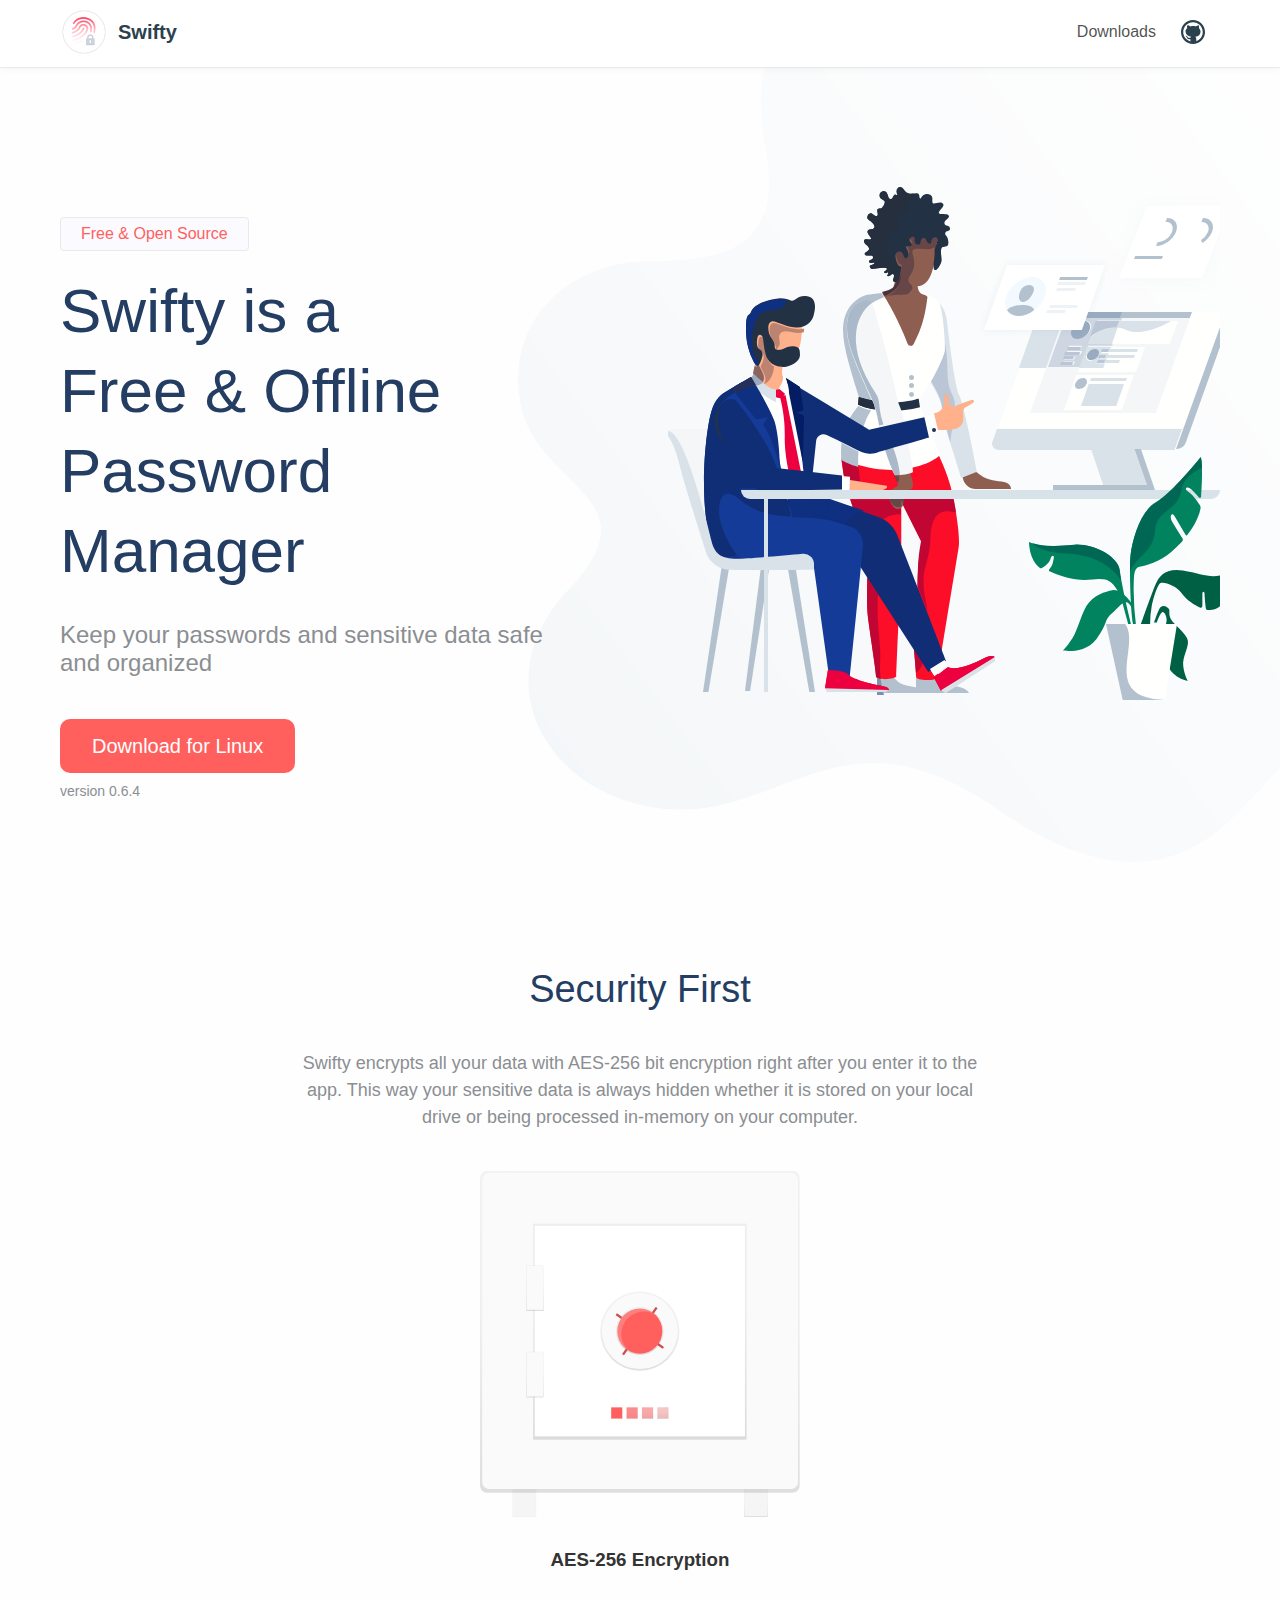
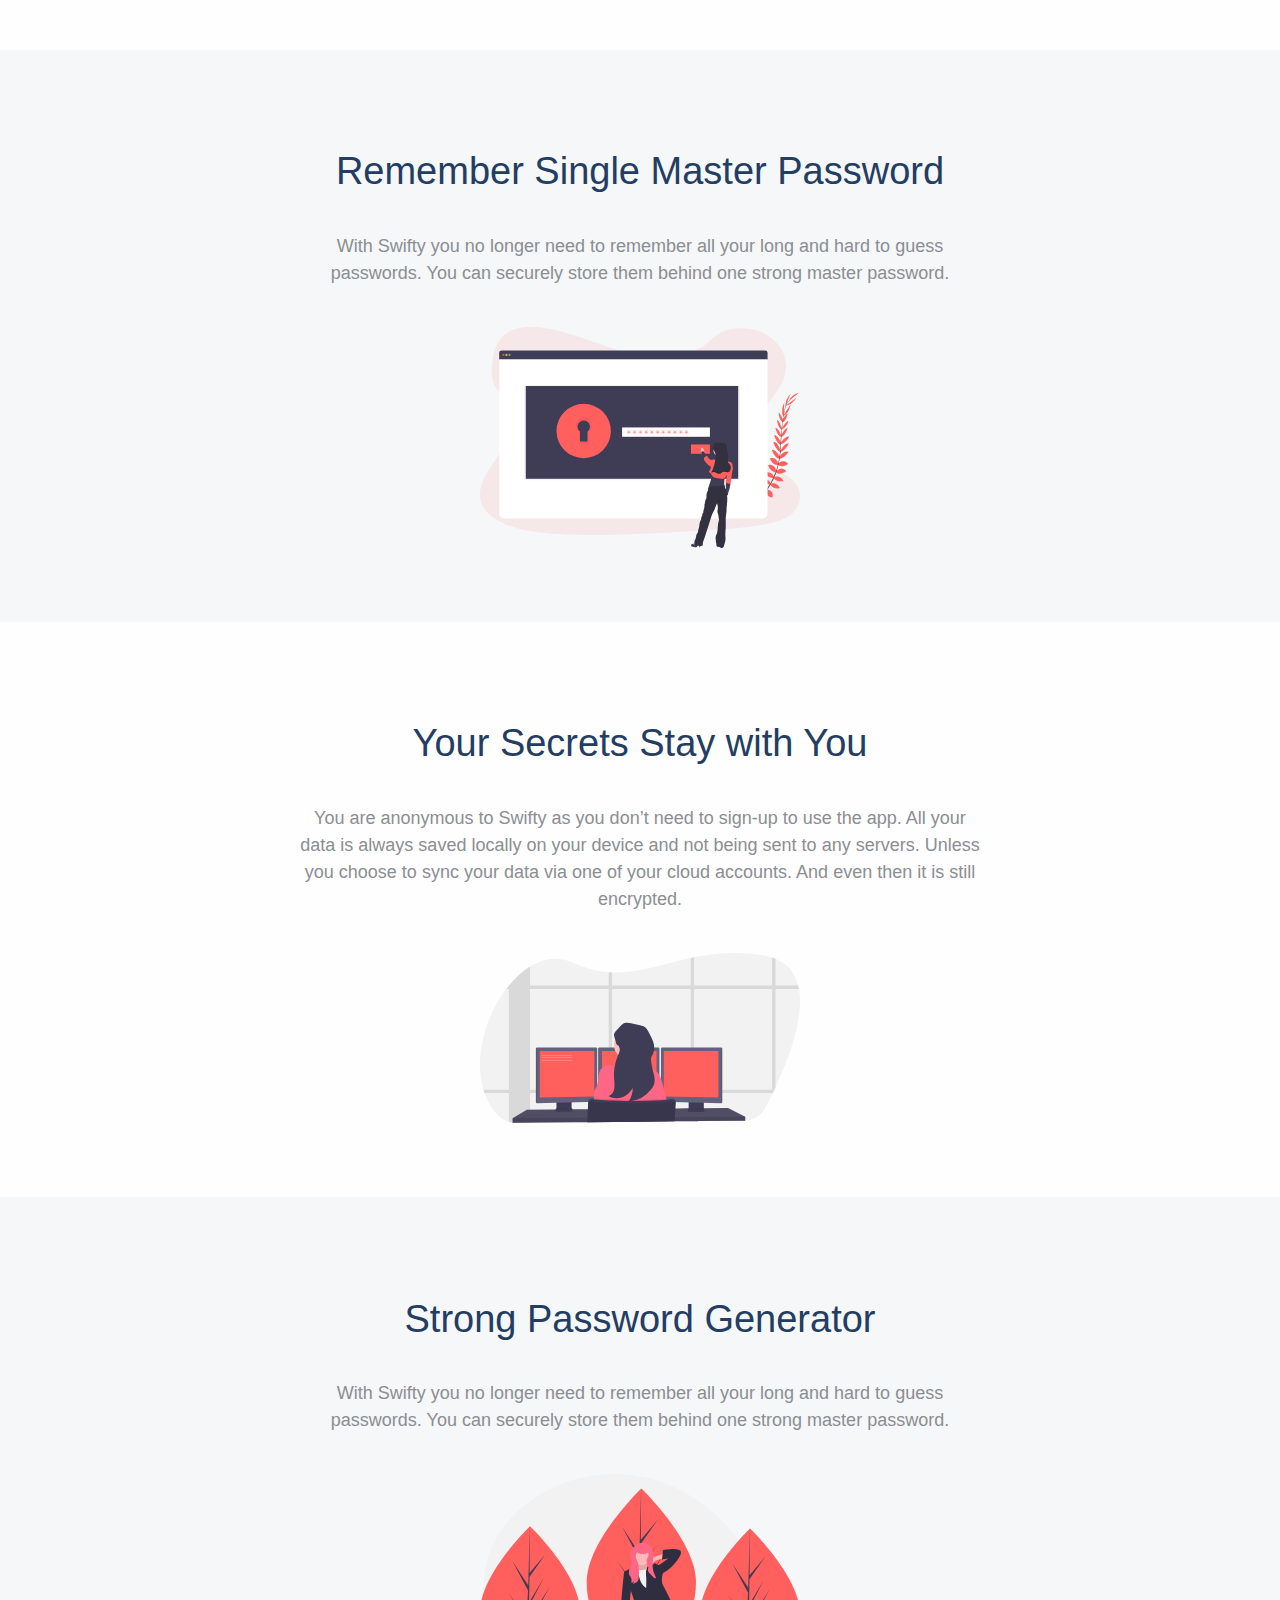
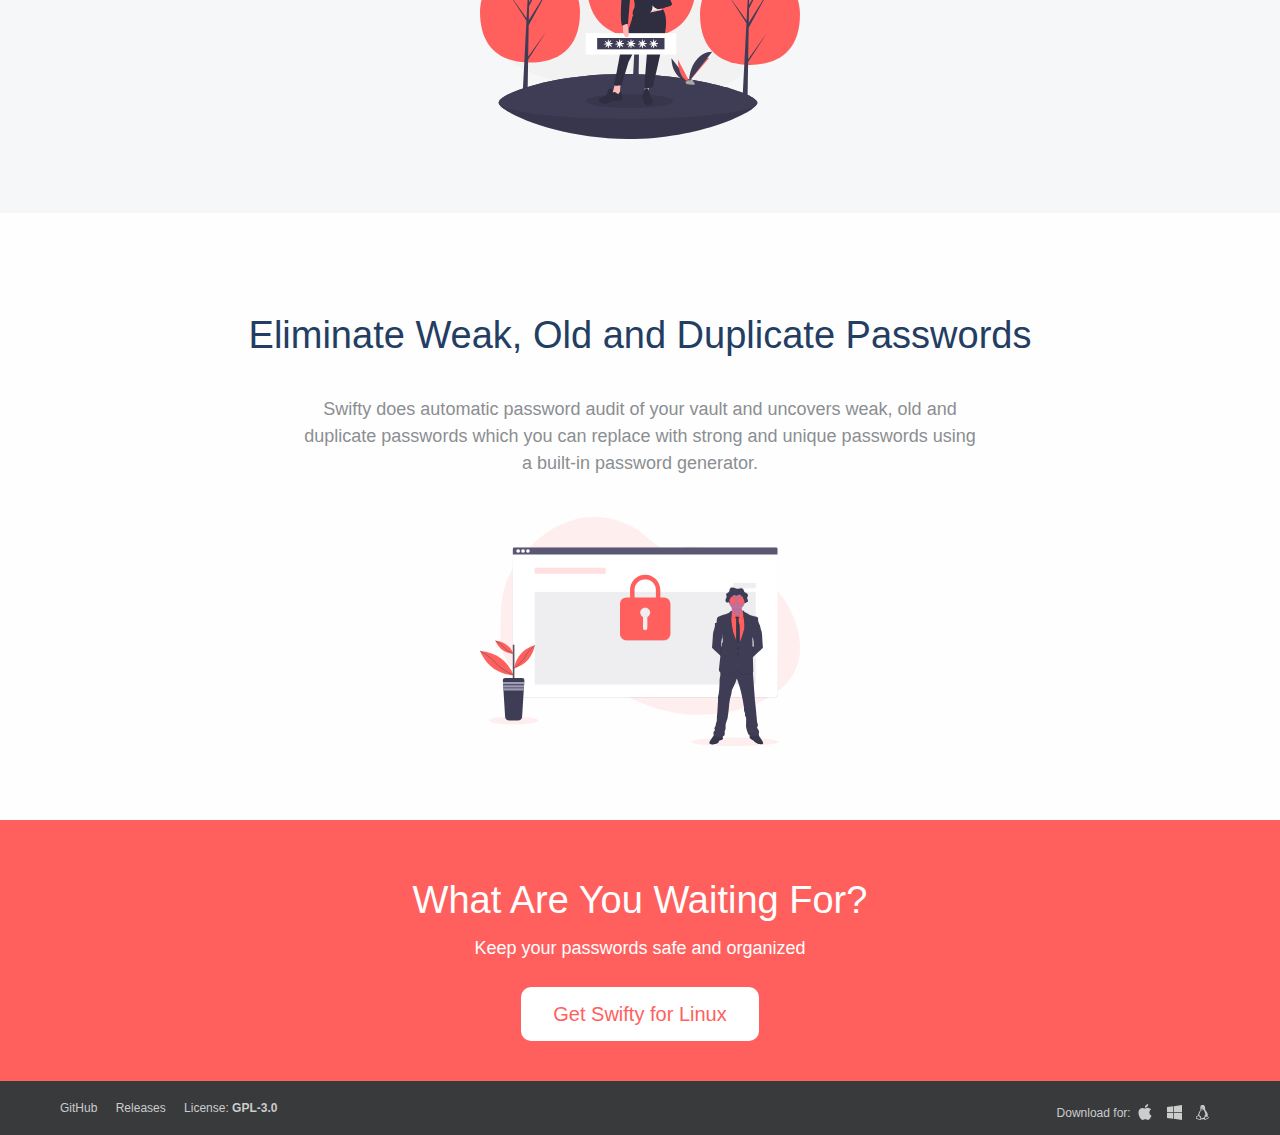
<file: index.html>
<!doctype html>
<html>
  <head>
    <meta charset="utf-8">
    <meta http-equiv="x-ua-compatible" content="ie=edge">
    <meta name="viewport"
          content="width=device-width, initial-scale=1, shrink-to-fit=no">
    <!-- Use the title from a page's frontmatter if it has one -->
    <title>Swifty - Free Password Manager. Keep your Passwords Safe and Organized</title>
<meta name="description" content="Swifty is a Free and Offline Password Manager that allows you to Securely Store your Passwords, Credit Card Info and Other Credentials. Available on MacOS, Windows and Linux." />

    <meta property="og:locale" content="en_US">
    <meta property="og:type" content="website">
    <meta property="og:image" content="https://getswifty.pro/images/twitter-card.jpg">
    <meta property="og:title" content="Password Manager for 21st Century | Swifty">
    <meta property="og:description" content="Free and Offline Password Manager that allows you to securely store your Passwords, Credit Cards, and Other Credentials.">
    <meta property="og:url" content="https://getswifty.pro">
    <meta property="og:site_name" content="Swifty">

    <meta name="twitter:card" content="summary_large_image">
    <meta name="twitter:description" content="Free and Offline Password Manager that allows you to securely store your Passwords, Credit Cards, and Other Credentials.">
    <meta name="twitter:title" content="Password Manager for 21st Century | Swifty">
    <meta name="twitter:site" content="@getSwiftyApp">
    <meta name="twitter:image" content="https://getswifty.pro/images/twitter-card.jpg">
    <meta name="twitter:creator" content="@getSwiftyApp">

    <link href="/stylesheets/site.css" rel="stylesheet" />
    <script src="/javascripts/ua-parser.js"></script>
    <script src="/javascripts/site.js"></script>
    <link rel="apple-touch-icon" sizes="180x180" href="images/apple-icon-180x180.png">
    <link rel="icon" type="image/png" sizes="192x192"  href="images/android-icon-192x192.png">
    <link rel="icon" type="image/png" sizes="32x32" href="images/favicon-32x32.png">
    <link rel="icon" type="image/png" sizes="16x16" href="images/favicon-16x16.png">
    <script type="text/javascript">
  (function(i,s,o,g,r,a,m){i['GoogleAnalyticsObject']=r;i[r]=i[r]||function(){
  (i[r].q=i[r].q||[]).push(arguments)},i[r].l=1*new Date();a=s.createElement(o),
  m=s.getElementsByTagName(o)[0];a.async=1;a.src=g;m.parentNode.insertBefore(a,m)
  })(window,document,'script','//www.google-analytics.com/analytics.js','ga');
  ga('create', 'UA-91455305-7', 'getswifty.pro');
  ga('send', 'pageview');
</script>
  </head>
  <body>
    <div class="header">
      <div class="wrapper">
        <a href="/" class="logo">
          <div class="brand">
            <img src="/images/brand@2x.png" width="48" height="48" alt="Brand@2x" />
          </div>
          <div class="name">Swifty</div>
        </a>
        <div class="menu">
          <a
            href="https://github.com/swiftyapp/swifty"
            onClick="ga('send', 'event', 'Buttons', 'Github_Button_Clicked')"
            class="github-button"
            target="_blank"
          >
            <!-- Generator: Adobe Illustrator 19.0.0, SVG Export Plug-In . SVG Version: 6.00 Build 0)  --><svg xmlns="http://www.w3.org/2000/svg" xmlns:xlink="http://www.w3.org/1999/xlink" version="1.1" id="Layer_1" x="0px" y="0px" viewBox="0 0 291.32 291.32" style="enable-background:new 0 0 291.32 291.32;" xml:space="preserve" width="24px" height="24px">
<g>
	<path style="fill:#2B414D;" d="M145.66,0C65.219,0,0,65.219,0,145.66c0,80.45,65.219,145.66,145.66,145.66   s145.66-65.21,145.66-145.66C291.319,65.219,226.1,0,145.66,0z M186.462,256.625c-0.838-11.398-1.775-25.518-1.83-31.235   c-0.364-4.388-0.838-15.549-11.434-22.677c42.068-3.523,62.087-26.774,63.526-57.499c1.202-17.497-5.754-32.883-18.107-45.3   c0.628-13.282-0.401-29.023-1.256-35.941c-9.486-2.731-31.608,8.949-37.79,13.947c-13.037-5.062-44.945-6.837-64.336,0   c-13.747-9.668-29.396-15.64-37.926-13.974c-7.875,17.452-2.813,33.948-1.275,35.914c-10.142,9.268-24.289,20.675-20.447,44.572   c6.163,35.04,30.816,53.94,70.508,58.564c-8.466,1.73-9.896,8.048-10.606,10.788c-26.656,10.997-34.275-6.791-37.644-11.425   c-11.188-13.847-21.23-9.832-21.849-9.614c-0.601,0.218-1.056,1.092-0.992,1.511c0.564,2.986,6.655,6.018,6.955,6.263   c8.257,6.154,11.316,17.27,13.2,20.438c11.844,19.473,39.374,11.398,39.638,11.562c0.018,1.702-0.191,16.032-0.355,27.184   C64.245,245.992,27.311,200.2,27.311,145.66c0-65.365,52.984-118.348,118.348-118.348S264.008,80.295,264.008,145.66   C264.008,196.668,231.69,239.992,186.462,256.625z"></path>
</g>
<g>
</g>
<g>
</g>
<g>
</g>
<g>
</g>
<g>
</g>
<g>
</g>
<g>
</g>
<g>
</g>
<g>
</g>
<g>
</g>
<g>
</g>
<g>
</g>
<g>
</g>
<g>
</g>
<g>
</g>
</svg>

          </a>
          <a href="/download.html">Downloads</a>
        </div>
      </div>
    </div>
    <div class="hero">
  <div class="wrapper">
    <div class="intro">
      <div class="label">Free & Open Source</div>
      <h1>Swifty is a<br /> Free & Offline Password Manager</h1>
      <h3>Keep your passwords and sensitive data safe and organized</h3>
      <br />
      <a
        href="/download/mac"
        onClick="ga('send', 'event', 'Buttons', 'Download_Button_Clicked')"
        class="button download-button"
        target="_blank"
      >
        Download for <span class="os">Mac OS</span>
      </a>
      <div class="version">
        version 0.6.4
      </div>
    </div>
    <div class="illustration">
      <img src="/images/banner-shape1.svg" alt="Banner shape1" />
      <img src="/images/banner-shape2.svg" alt="Banner shape2" />
      <img src="/images/banner-shape3.svg" alt="Banner shape3" />
    </div>
  </div>
</div>
<div class="section centered">
  <div class="wrapper">
    <h2>Security First</h2>
    <p>Swifty encrypts all your data with AES-256 bit encryption right after you enter it to the app. This way your sensitive data is always hidden whether it is stored on your local drive or being processed in-memory on your computer.</p>
    <img src="/images/vault.svg" width="220" class="feature" alt="Vault" />
    <h3>AES-256 Encryption</h3>
  </div>
</div>
<div class="section shaded centered">
  <div class="wrapper">
    <h2>Remember Single Master Password</h2>
    <p>With Swifty you no longer need to remember all your long and hard to guess passwords. You can securely store them behind one strong master password. </p>
    <img src="/images/master-password.svg" width="320" class="feature" alt="Master password" />
  </div>
</div>
<div class="section centered">
  <div class="wrapper">
    <h2>Your Secrets Stay with You</h2>
    <p>You are anonymous to Swifty as you don’t need to sign-up to use the app. All your data is always saved locally on your device and not being sent to any servers. Unless you choose to sync your data via one of your cloud accounts. And even then it is still encrypted. </p>
    <img src="/images/secrets.svg" width="320" class="feature" alt="Secrets" />
  </div>
</div>
<div class="section shaded centered">
  <div class="wrapper">
    <h2>Strong Password Generator</h2>
    <p>With Swifty you no longer need to remember all your long and hard to guess passwords. You can securely store them behind one strong master password. </p>
    <img src="/images/generator.svg" width="320" class="feature" alt="Generator" />
  </div>
</div>
<div class="section centered">
  <div class="wrapper">
    <h2>Eliminate Weak, Old and Duplicate Passwords</h2>
    <p>Swifty does automatic password audit of your vault and uncovers weak, old and duplicate passwords which you can replace with strong and unique passwords using a built-in password generator.</p>
    <img src="/images/strong-passwords.svg" width="320" class="feature" alt="Strong passwords" />
  </div>
</div>
<div class="section highlighted centered">
  <h2>What Are You Waiting For?</h2>
  <p>Keep your passwords safe and organized</p>
  <a
    href="/download/mac"
    onClick="ga('send', 'event', 'Buttons', 'Download_Button_Clicked')"
    class="button download-button"
    target="_blank"
  >
    Get Swifty for <span class="os">Mac OS</span>
  </a>
</div>

    <div class="footer">
      <div class="wrapper">
        <a href="https://github.com/swiftyapp/swifty">GitHub</a>
        <a href="https://github.com/swiftyapp/swifty/releases">Releases</a>
        <span>License: <a href="https://github.com/swiftyapp/swifty/blob/master/LICENSE"><strong>GPL-3.0</strong></a></span>
        <div class="download-links">
          Download for:&nbsp;
          <a href="/download/mac">
            <!-- Generator: Adobe Illustrator 18.1.1, SVG Export Plug-In . SVG Version: 6.00 Build 0)  --><svg xmlns="http://www.w3.org/2000/svg" xmlns:xlink="http://www.w3.org/1999/xlink" version="1.1" id="Capa_1" x="0px" y="0px" viewBox="0 0 22.773 22.773" style="enable-background:new 0 0 22.773 22.773;" xml:space="preserve" width="16px" height="16px">
<g>
	<g>
		<path d="M15.769,0c0.053,0,0.106,0,0.162,0c0.13,1.606-0.483,2.806-1.228,3.675c-0.731,0.863-1.732,1.7-3.351,1.573    c-0.108-1.583,0.506-2.694,1.25-3.561C13.292,0.879,14.557,0.16,15.769,0z"></path>
		<path d="M20.67,16.716c0,0.016,0,0.03,0,0.045c-0.455,1.378-1.104,2.559-1.896,3.655c-0.723,0.995-1.609,2.334-3.191,2.334    c-1.367,0-2.275-0.879-3.676-0.903c-1.482-0.024-2.297,0.735-3.652,0.926c-0.155,0-0.31,0-0.462,0    c-0.995-0.144-1.798-0.932-2.383-1.642c-1.725-2.098-3.058-4.808-3.306-8.276c0-0.34,0-0.679,0-1.019    c0.105-2.482,1.311-4.5,2.914-5.478c0.846-0.52,2.009-0.963,3.304-0.765c0.555,0.086,1.122,0.276,1.619,0.464    c0.471,0.181,1.06,0.502,1.618,0.485c0.378-0.011,0.754-0.208,1.135-0.347c1.116-0.403,2.21-0.865,3.652-0.648    c1.733,0.262,2.963,1.032,3.723,2.22c-1.466,0.933-2.625,2.339-2.427,4.74C17.818,14.688,19.086,15.964,20.67,16.716z"></path>
	</g>
	<g>
	</g>
	<g>
	</g>
	<g>
	</g>
	<g>
	</g>
	<g>
	</g>
	<g>
	</g>
	<g>
	</g>
	<g>
	</g>
	<g>
	</g>
	<g>
	</g>
	<g>
	</g>
	<g>
	</g>
	<g>
	</g>
	<g>
	</g>
	<g>
	</g>
</g>
<g>
</g>
<g>
</g>
<g>
</g>
<g>
</g>
<g>
</g>
<g>
</g>
<g>
</g>
<g>
</g>
<g>
</g>
<g>
</g>
<g>
</g>
<g>
</g>
<g>
</g>
<g>
</g>
<g>
</g>
</svg>

          </a>
          <a href="/download/win">
            <!DOCTYPE svg PUBLIC "-//W3C//DTD SVG 1.1//EN" "http://www.w3.org/Graphics/SVG/1.1/DTD/svg11.dtd">
<!-- Generator: Adobe Illustrator 16.0.0, SVG Export Plug-In . SVG Version: 6.00 Build 0)  --><svg xmlns="http://www.w3.org/2000/svg" xmlns:xlink="http://www.w3.org/1999/xlink" version="1.1" id="Capa_1" x="0px" y="0px" width="15px" height="15px" viewBox="0 0 475.082 475.082" style="enable-background:new 0 0 475.082 475.082;" xml:space="preserve">
<g>
	<g>
		<polygon points="0,409.705 194.716,436.541 194.716,250.677 0,250.677   "></polygon>
		<polygon points="0,226.692 194.716,226.692 194.716,38.544 0,65.38   "></polygon>
		<polygon points="216.129,439.398 475.082,475.082 475.082,250.677 475.082,250.674 216.129,250.674   "></polygon>
		<polygon points="216.132,35.688 216.132,226.692 475.082,226.692 475.082,0   "></polygon>
	</g>
</g>
<g>
</g>
<g>
</g>
<g>
</g>
<g>
</g>
<g>
</g>
<g>
</g>
<g>
</g>
<g>
</g>
<g>
</g>
<g>
</g>
<g>
</g>
<g>
</g>
<g>
</g>
<g>
</g>
<g>
</g>
</svg>

          </a>
          <a href="/download/deb">
            <!-- Generator: Adobe Illustrator 19.0.0, SVG Export Plug-In . SVG Version: 6.00 Build 0)  --><svg xmlns="http://www.w3.org/2000/svg" xmlns:xlink="http://www.w3.org/1999/xlink" version="1.1" id="Layer_1" x="0px" y="0px" viewBox="0 0 304.998 304.998" style="enable-background:new 0 0 304.998 304.998;" xml:space="preserve" width="15px" height="15px">
<g id="XMLID_91_">
	<path id="XMLID_92_" d="M274.659,244.888c-8.944-3.663-12.77-8.524-12.4-15.777c0.381-8.466-4.422-14.667-6.703-17.117   c1.378-5.264,5.405-23.474,0.004-39.291c-5.804-16.93-23.524-42.787-41.808-68.204c-7.485-10.438-7.839-21.784-8.248-34.922   c-0.392-12.531-0.834-26.735-7.822-42.525C190.084,9.859,174.838,0,155.851,0c-11.295,0-22.889,3.53-31.811,9.684   c-18.27,12.609-15.855,40.1-14.257,58.291c0.219,2.491,0.425,4.844,0.545,6.853c1.064,17.816,0.096,27.206-1.17,30.06   c-0.819,1.865-4.851,7.173-9.118,12.793c-4.413,5.812-9.416,12.4-13.517,18.539c-4.893,7.387-8.843,18.678-12.663,29.597   c-2.795,7.99-5.435,15.537-8.005,20.047c-4.871,8.676-3.659,16.766-2.647,20.505c-1.844,1.281-4.508,3.803-6.757,8.557   c-2.718,5.8-8.233,8.917-19.701,11.122c-5.27,1.078-8.904,3.294-10.804,6.586c-2.765,4.791-1.259,10.811,0.115,14.925   c2.03,6.048,0.765,9.876-1.535,16.826c-0.53,1.604-1.131,3.42-1.74,5.423c-0.959,3.161-0.613,6.035,1.026,8.542   c4.331,6.621,16.969,8.956,29.979,10.492c7.768,0.922,16.27,4.029,24.493,7.035c8.057,2.944,16.388,5.989,23.961,6.913   c1.151,0.145,2.291,0.218,3.39,0.218c11.434,0,16.6-7.587,18.238-10.704c4.107-0.838,18.272-3.522,32.871-3.882   c14.576-0.416,28.679,2.462,32.674,3.357c1.256,2.404,4.567,7.895,9.845,10.724c2.901,1.586,6.938,2.495,11.073,2.495   c0.001,0,0,0,0.001,0c4.416,0,12.817-1.044,19.466-8.039c6.632-7.028,23.202-16,35.302-22.551c2.7-1.462,5.226-2.83,7.441-4.065   c6.797-3.768,10.506-9.152,10.175-14.771C282.445,250.905,279.356,246.811,274.659,244.888z M124.189,243.535   c-0.846-5.96-8.513-11.871-17.392-18.715c-7.26-5.597-15.489-11.94-17.756-17.312c-4.685-11.082-0.992-30.568,5.447-40.602   c3.182-5.024,5.781-12.643,8.295-20.011c2.714-7.956,5.521-16.182,8.66-19.783c4.971-5.622,9.565-16.561,10.379-25.182   c4.655,4.444,11.876,10.083,18.547,10.083c1.027,0,2.024-0.134,2.977-0.403c4.564-1.318,11.277-5.197,17.769-8.947   c5.597-3.234,12.499-7.222,15.096-7.585c4.453,6.394,30.328,63.655,32.972,82.044c2.092,14.55-0.118,26.578-1.229,31.289   c-0.894-0.122-1.96-0.221-3.08-0.221c-7.207,0-9.115,3.934-9.612,6.283c-1.278,6.103-1.413,25.618-1.427,30.003   c-2.606,3.311-15.785,18.903-34.706,21.706c-7.707,1.12-14.904,1.688-21.39,1.688c-5.544,0-9.082-0.428-10.551-0.651l-9.508-10.879   C121.429,254.489,125.177,250.583,124.189,243.535z M136.254,64.149c-0.297,0.128-0.589,0.265-0.876,0.411   c-0.029-0.644-0.096-1.297-0.199-1.952c-1.038-5.975-5-10.312-9.419-10.312c-0.327,0-0.656,0.025-1.017,0.08   c-2.629,0.438-4.691,2.413-5.821,5.213c0.991-6.144,4.472-10.693,8.602-10.693c4.85,0,8.947,6.536,8.947,14.272   C136.471,62.143,136.4,63.113,136.254,64.149z M173.94,68.756c0.444-1.414,0.684-2.944,0.684-4.532   c0-7.014-4.45-12.509-10.131-12.509c-5.552,0-10.069,5.611-10.069,12.509c0,0.47,0.023,0.941,0.067,1.411   c-0.294-0.113-0.581-0.223-0.861-0.329c-0.639-1.935-0.962-3.954-0.962-6.015c0-8.387,5.36-15.211,11.95-15.211   c6.589,0,11.95,6.824,11.95,15.211C176.568,62.78,175.605,66.11,173.94,68.756z M169.081,85.08   c-0.095,0.424-0.297,0.612-2.531,1.774c-1.128,0.587-2.532,1.318-4.289,2.388l-1.174,0.711c-4.718,2.86-15.765,9.559-18.764,9.952   c-2.037,0.274-3.297-0.516-6.13-2.441c-0.639-0.435-1.319-0.897-2.044-1.362c-5.107-3.351-8.392-7.042-8.763-8.485   c1.665-1.287,5.792-4.508,7.905-6.415c4.289-3.988,8.605-6.668,10.741-6.668c0.113,0,0.215,0.008,0.321,0.028   c2.51,0.443,8.701,2.914,13.223,4.718c2.09,0.834,3.895,1.554,5.165,2.01C166.742,82.664,168.828,84.422,169.081,85.08z    M205.028,271.45c2.257-10.181,4.857-24.031,4.436-32.196c-0.097-1.855-0.261-3.874-0.42-5.826   c-0.297-3.65-0.738-9.075-0.283-10.684c0.09-0.042,0.19-0.078,0.301-0.109c0.019,4.668,1.033,13.979,8.479,17.226   c2.219,0.968,4.755,1.458,7.537,1.458c7.459,0,15.735-3.659,19.125-7.049c1.996-1.996,3.675-4.438,4.851-6.372   c0.257,0.753,0.415,1.737,0.332,3.005c-0.443,6.885,2.903,16.019,9.271,19.385l0.927,0.487c2.268,1.19,8.292,4.353,8.389,5.853   c-0.001,0.001-0.051,0.177-0.387,0.489c-1.509,1.379-6.82,4.091-11.956,6.714c-9.111,4.652-19.438,9.925-24.076,14.803   c-6.53,6.872-13.916,11.488-18.376,11.488c-0.537,0-1.026-0.068-1.461-0.206C206.873,288.406,202.886,281.417,205.028,271.45z    M39.917,245.477c-0.494-2.312-0.884-4.137-0.465-5.905c0.304-1.31,6.771-2.714,9.533-3.313c3.883-0.843,7.899-1.714,10.525-3.308   c3.551-2.151,5.474-6.118,7.17-9.618c1.228-2.531,2.496-5.148,4.005-6.007c0.085-0.05,0.215-0.108,0.463-0.108   c2.827,0,8.759,5.943,12.177,11.262c0.867,1.341,2.473,4.028,4.331,7.139c5.557,9.298,13.166,22.033,17.14,26.301   c3.581,3.837,9.378,11.214,7.952,17.541c-1.044,4.909-6.602,8.901-7.913,9.784c-0.476,0.108-1.065,0.163-1.758,0.163   c-7.606,0-22.662-6.328-30.751-9.728l-1.197-0.503c-4.517-1.894-11.891-3.087-19.022-4.241c-5.674-0.919-13.444-2.176-14.732-3.312   c-1.044-1.171,0.167-4.978,1.235-8.337c0.769-2.414,1.563-4.91,1.998-7.523C41.225,251.596,40.499,248.203,39.917,245.477z"></path>
</g>
<g>
</g>
<g>
</g>
<g>
</g>
<g>
</g>
<g>
</g>
<g>
</g>
<g>
</g>
<g>
</g>
<g>
</g>
<g>
</g>
<g>
</g>
<g>
</g>
<g>
</g>
<g>
</g>
<g>
</g>
</svg>

          </a>
        </div>
      </div>
    </div>
  </body>
</html>
</file>
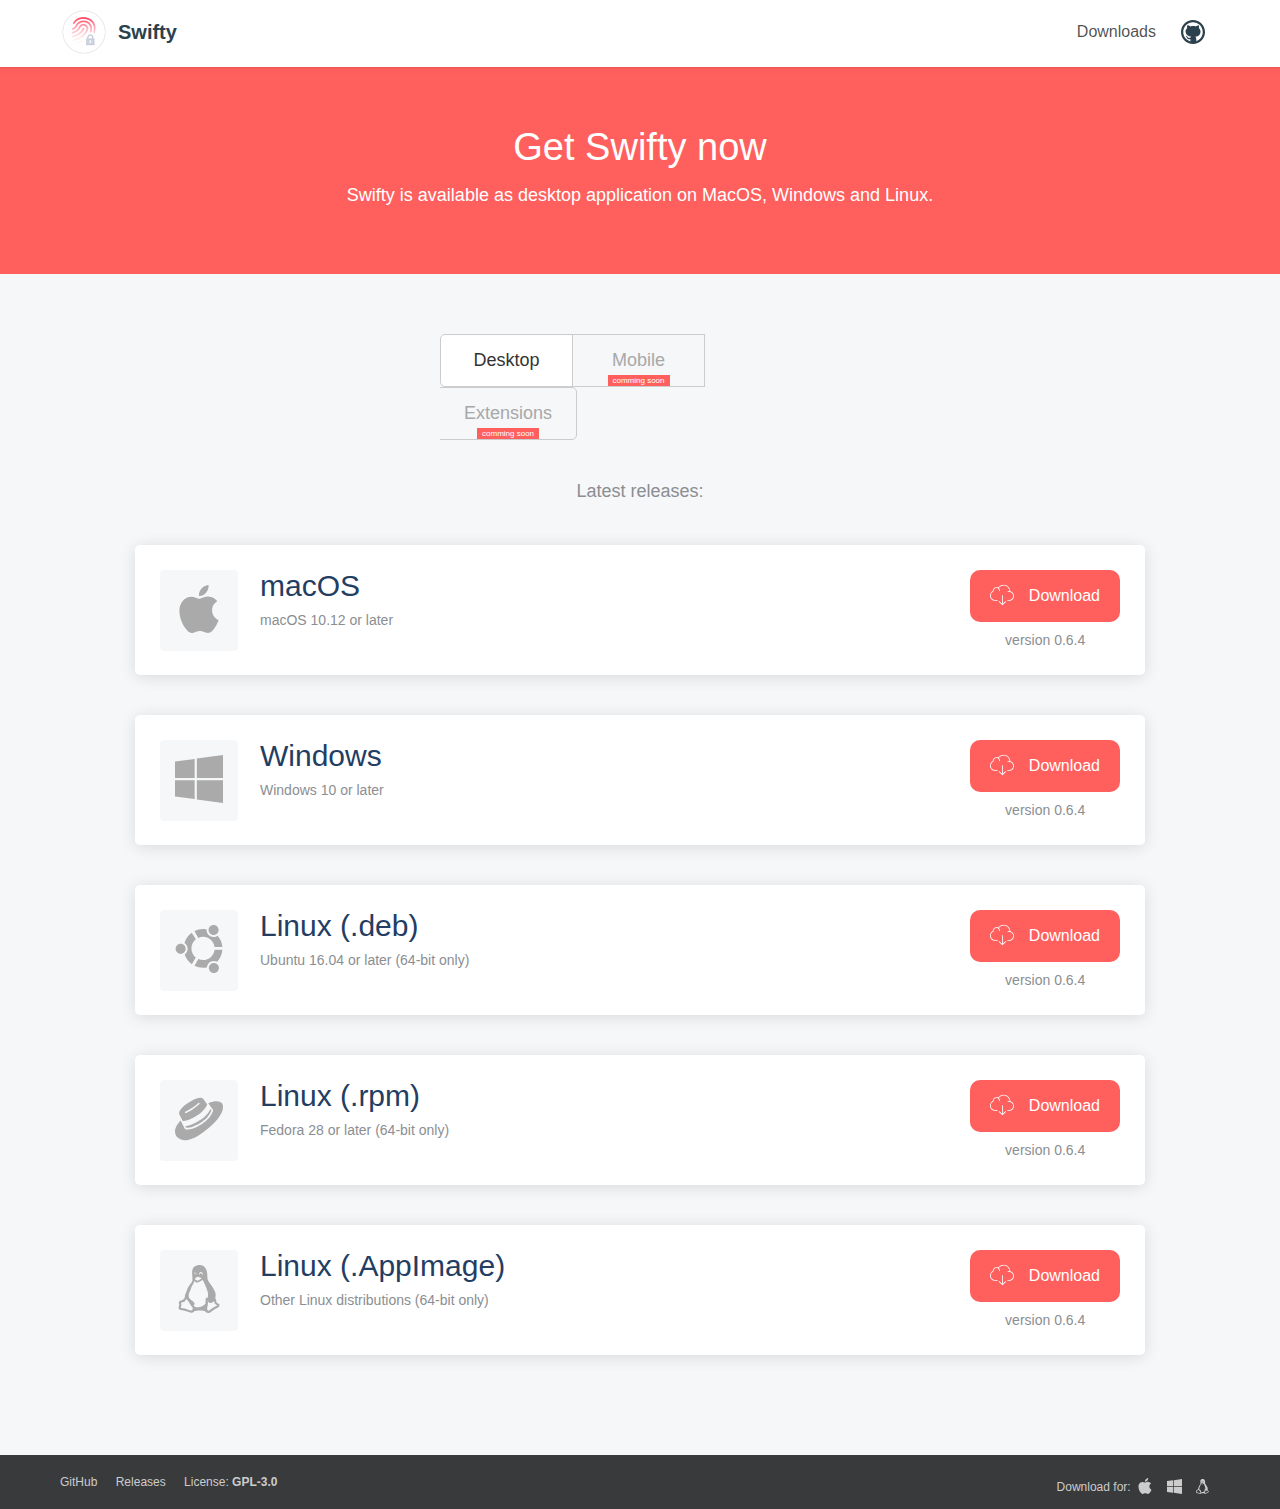
<file: download.html>
<!doctype html>
<html>
  <head>
    <meta charset="utf-8">
    <meta http-equiv="x-ua-compatible" content="ie=edge">
    <meta name="viewport"
          content="width=device-width, initial-scale=1, shrink-to-fit=no">
    <!-- Use the title from a page's frontmatter if it has one -->
    <title>Download Swifty Password Manager - Keep your Passwords Safe and Organized</title>
<meta name="description" content="Swifty is a Free and Offline Password Manager that allows you to Securely Store your Passwords, Credit Card Info and Other Credentials. Available on MacOS, Windows and Linux." />

    <meta property="og:locale" content="en_US">
    <meta property="og:type" content="website">
    <meta property="og:image" content="https://getswifty.pro/images/twitter-card.jpg">
    <meta property="og:title" content="Password Manager for 21st Century | Swifty">
    <meta property="og:description" content="Free and Offline Password Manager that allows you to securely store your Passwords, Credit Cards, and Other Credentials.">
    <meta property="og:url" content="https://getswifty.pro">
    <meta property="og:site_name" content="Swifty">

    <meta name="twitter:card" content="summary_large_image">
    <meta name="twitter:description" content="Free and Offline Password Manager that allows you to securely store your Passwords, Credit Cards, and Other Credentials.">
    <meta name="twitter:title" content="Password Manager for 21st Century | Swifty">
    <meta name="twitter:site" content="@getSwiftyApp">
    <meta name="twitter:image" content="https://getswifty.pro/images/twitter-card.jpg">
    <meta name="twitter:creator" content="@getSwiftyApp">

    <link href="/stylesheets/site.css" rel="stylesheet" />
    <script src="/javascripts/ua-parser.js"></script>
    <script src="/javascripts/site.js"></script>
    <link rel="apple-touch-icon" sizes="180x180" href="images/apple-icon-180x180.png">
    <link rel="icon" type="image/png" sizes="192x192"  href="images/android-icon-192x192.png">
    <link rel="icon" type="image/png" sizes="32x32" href="images/favicon-32x32.png">
    <link rel="icon" type="image/png" sizes="16x16" href="images/favicon-16x16.png">
    <script type="text/javascript">
  (function(i,s,o,g,r,a,m){i['GoogleAnalyticsObject']=r;i[r]=i[r]||function(){
  (i[r].q=i[r].q||[]).push(arguments)},i[r].l=1*new Date();a=s.createElement(o),
  m=s.getElementsByTagName(o)[0];a.async=1;a.src=g;m.parentNode.insertBefore(a,m)
  })(window,document,'script','//www.google-analytics.com/analytics.js','ga');
  ga('create', 'UA-91455305-7', 'getswifty.pro');
  ga('send', 'pageview');
</script>
  </head>
  <body>
    <div class="header">
      <div class="wrapper">
        <a href="/" class="logo">
          <div class="brand">
            <img src="/images/brand@2x.png" width="48" height="48" alt="Brand@2x" />
          </div>
          <div class="name">Swifty</div>
        </a>
        <div class="menu">
          <a
            href="https://github.com/swiftyapp/swifty"
            onClick="ga('send', 'event', 'Buttons', 'Github_Button_Clicked')"
            class="github-button"
            target="_blank"
          >
            <!-- Generator: Adobe Illustrator 19.0.0, SVG Export Plug-In . SVG Version: 6.00 Build 0)  --><svg xmlns="http://www.w3.org/2000/svg" xmlns:xlink="http://www.w3.org/1999/xlink" version="1.1" id="Layer_1" x="0px" y="0px" viewBox="0 0 291.32 291.32" style="enable-background:new 0 0 291.32 291.32;" xml:space="preserve" width="24px" height="24px">
<g>
	<path style="fill:#2B414D;" d="M145.66,0C65.219,0,0,65.219,0,145.66c0,80.45,65.219,145.66,145.66,145.66   s145.66-65.21,145.66-145.66C291.319,65.219,226.1,0,145.66,0z M186.462,256.625c-0.838-11.398-1.775-25.518-1.83-31.235   c-0.364-4.388-0.838-15.549-11.434-22.677c42.068-3.523,62.087-26.774,63.526-57.499c1.202-17.497-5.754-32.883-18.107-45.3   c0.628-13.282-0.401-29.023-1.256-35.941c-9.486-2.731-31.608,8.949-37.79,13.947c-13.037-5.062-44.945-6.837-64.336,0   c-13.747-9.668-29.396-15.64-37.926-13.974c-7.875,17.452-2.813,33.948-1.275,35.914c-10.142,9.268-24.289,20.675-20.447,44.572   c6.163,35.04,30.816,53.94,70.508,58.564c-8.466,1.73-9.896,8.048-10.606,10.788c-26.656,10.997-34.275-6.791-37.644-11.425   c-11.188-13.847-21.23-9.832-21.849-9.614c-0.601,0.218-1.056,1.092-0.992,1.511c0.564,2.986,6.655,6.018,6.955,6.263   c8.257,6.154,11.316,17.27,13.2,20.438c11.844,19.473,39.374,11.398,39.638,11.562c0.018,1.702-0.191,16.032-0.355,27.184   C64.245,245.992,27.311,200.2,27.311,145.66c0-65.365,52.984-118.348,118.348-118.348S264.008,80.295,264.008,145.66   C264.008,196.668,231.69,239.992,186.462,256.625z"></path>
</g>
<g>
</g>
<g>
</g>
<g>
</g>
<g>
</g>
<g>
</g>
<g>
</g>
<g>
</g>
<g>
</g>
<g>
</g>
<g>
</g>
<g>
</g>
<g>
</g>
<g>
</g>
<g>
</g>
<g>
</g>
</svg>

          </a>
          <a href="/download.html">Downloads</a>
        </div>
      </div>
    </div>
    <div class="section highlighted centered">
  <div class="wrapper">
    <h2>Get Swifty now</h2>
    <p>Swifty is available as desktop application on MacOS, Windows and Linux.</p>
  </div>
</div>
<div class="section shaded centered">
  <div class="wrapper">
    <ul class="switcher">
      <li class="current">Desktop</li>
      <li class="disabled">
        Mobile
        <div class="label">comming soon</div>
      </li>
      <li class="disabled">
        Extensions
        <div class="label">comming soon</div>
      </li>
    </ul>
    <br />
    <p class="muted">Latest releases:</p>

    <div class="platform mac">
      <div class="description">
        <div class="logo">
          <!-- Generator: Adobe Illustrator 18.1.1, SVG Export Plug-In . SVG Version: 6.00 Build 0)  --><svg xmlns="http://www.w3.org/2000/svg" xmlns:xlink="http://www.w3.org/1999/xlink" version="1.1" id="Capa_1" x="0px" y="0px" viewBox="0 0 22.773 22.773" style="enable-background:new 0 0 22.773 22.773;" xml:space="preserve" width="48px" height="48px">
<g>
	<g>
		<path d="M15.769,0c0.053,0,0.106,0,0.162,0c0.13,1.606-0.483,2.806-1.228,3.675c-0.731,0.863-1.732,1.7-3.351,1.573    c-0.108-1.583,0.506-2.694,1.25-3.561C13.292,0.879,14.557,0.16,15.769,0z"></path>
		<path d="M20.67,16.716c0,0.016,0,0.03,0,0.045c-0.455,1.378-1.104,2.559-1.896,3.655c-0.723,0.995-1.609,2.334-3.191,2.334    c-1.367,0-2.275-0.879-3.676-0.903c-1.482-0.024-2.297,0.735-3.652,0.926c-0.155,0-0.31,0-0.462,0    c-0.995-0.144-1.798-0.932-2.383-1.642c-1.725-2.098-3.058-4.808-3.306-8.276c0-0.34,0-0.679,0-1.019    c0.105-2.482,1.311-4.5,2.914-5.478c0.846-0.52,2.009-0.963,3.304-0.765c0.555,0.086,1.122,0.276,1.619,0.464    c0.471,0.181,1.06,0.502,1.618,0.485c0.378-0.011,0.754-0.208,1.135-0.347c1.116-0.403,2.21-0.865,3.652-0.648    c1.733,0.262,2.963,1.032,3.723,2.22c-1.466,0.933-2.625,2.339-2.427,4.74C17.818,14.688,19.086,15.964,20.67,16.716z"></path>
	</g>
	<g>
	</g>
	<g>
	</g>
	<g>
	</g>
	<g>
	</g>
	<g>
	</g>
	<g>
	</g>
	<g>
	</g>
	<g>
	</g>
	<g>
	</g>
	<g>
	</g>
	<g>
	</g>
	<g>
	</g>
	<g>
	</g>
	<g>
	</g>
	<g>
	</g>
</g>
<g>
</g>
<g>
</g>
<g>
</g>
<g>
</g>
<g>
</g>
<g>
</g>
<g>
</g>
<g>
</g>
<g>
</g>
<g>
</g>
<g>
</g>
<g>
</g>
<g>
</g>
<g>
</g>
<g>
</g>
</svg>

        </div>
        <h2>macOS</h2>
        <div>macOS 10.12 or later</div>
      </div>
      <div class="action">
        <a href="/download/mac" class="button">
          <!-- Generator: Adobe Illustrator 19.0.0, SVG Export Plug-In . SVG Version: 6.00 Build 0)  --><svg xmlns="http://www.w3.org/2000/svg" xmlns:xlink="http://www.w3.org/1999/xlink" version="1.1" id="Capa_1" x="0px" y="0px" viewBox="0 0 60 60" style="enable-background:new 0 0 60 60;" xml:space="preserve" width="24">
<g>
	<path fill="#2A88DD" d="M50.976,20.694c-0.528-9-7.947-16.194-16.892-16.194c-5.43,0-10.688,2.663-13.945,7.008   c-0.075-0.039-0.154-0.066-0.23-0.102c-0.198-0.096-0.399-0.187-0.604-0.269c-0.114-0.045-0.228-0.086-0.343-0.126   c-0.203-0.071-0.409-0.134-0.619-0.191c-0.115-0.031-0.229-0.063-0.345-0.089c-0.225-0.051-0.455-0.09-0.687-0.125   c-0.101-0.015-0.2-0.035-0.302-0.046C16.677,10.523,16.341,10.5,16,10.5c-4.963,0-9,4.037-9,9c0,0.129,0.008,0.255,0.017,0.381   C2.857,22.148,0,26.899,0,31.654C0,38.737,5.762,44.5,12.845,44.5H18c0.553,0,1-0.447,1-1s-0.447-1-1-1h-5.155   C6.865,42.5,2,37.635,2,31.654c0-4.154,2.705-8.466,6.433-10.253L9,21.13V20.5c0-0.12,0.008-0.242,0.015-0.365l0.011-0.185   l-0.013-0.194C9.007,19.671,9,19.586,9,19.5c0-3.859,3.141-7,7-7c0.309,0,0.614,0.027,0.917,0.067   c0.078,0.01,0.156,0.023,0.233,0.036c0.267,0.044,0.53,0.102,0.789,0.177c0.035,0.01,0.071,0.017,0.106,0.027   c0.285,0.087,0.563,0.197,0.835,0.321c0.071,0.032,0.14,0.067,0.21,0.101c0.24,0.119,0.475,0.249,0.702,0.396   C21.719,14.873,23,17.038,23,19.5c0,0.553,0.447,1,1,1s1-0.447,1-1c0-2.754-1.246-5.219-3.2-6.871   C24.667,8.879,29.388,6.5,34.084,6.5c7.745,0,14.178,6.135,14.849,13.888c-1.021-0.072-2.552-0.109-4.083,0.124   c-0.546,0.083-0.921,0.593-0.838,1.139c0.075,0.495,0.501,0.85,0.987,0.85c0.05,0,0.101-0.004,0.151-0.012   c2.227-0.337,4.548-0.021,4.684-0.002C54.49,23.372,58,27.661,58,32.472C58,38.001,53.501,42.5,47.972,42.5H44   c-0.553,0-1,0.447-1,1s0.447,1,1,1h3.972C54.604,44.5,60,39.104,60,32.472C60,26.983,56.173,22.06,50.976,20.694z"></path>
	<path fill="#2A88DD" d="M38.293,45.793L32,52.086V31.5c0-0.553-0.447-1-1-1s-1,0.447-1,1v20.586l-6.293-6.293c-0.391-0.391-1.023-0.391-1.414,0   s-0.391,1.023,0,1.414l7.999,7.999c0.092,0.093,0.203,0.166,0.326,0.217C30.74,55.474,30.87,55.5,31,55.5s0.26-0.026,0.382-0.077   c0.123-0.051,0.234-0.124,0.326-0.217l7.999-7.999c0.391-0.391,0.391-1.023,0-1.414S38.684,45.402,38.293,45.793z"></path>
</g>
<g>
</g>
<g>
</g>
<g>
</g>
<g>
</g>
<g>
</g>
<g>
</g>
<g>
</g>
<g>
</g>
<g>
</g>
<g>
</g>
<g>
</g>
<g>
</g>
<g>
</g>
<g>
</g>
<g>
</g>
</svg>

          Download
        </a>
        <div>version 0.6.4</div>
      </div>
    </div>

    <div class="platform windows">
      <div class="description">
        <div class="logo">
          <!DOCTYPE svg PUBLIC "-//W3C//DTD SVG 1.1//EN" "http://www.w3.org/Graphics/SVG/1.1/DTD/svg11.dtd">
<!-- Generator: Adobe Illustrator 16.0.0, SVG Export Plug-In . SVG Version: 6.00 Build 0)  --><svg xmlns="http://www.w3.org/2000/svg" xmlns:xlink="http://www.w3.org/1999/xlink" version="1.1" id="Capa_1" x="0px" y="0px" width="48px" height="48px" viewBox="0 0 475.082 475.082" style="enable-background:new 0 0 475.082 475.082;" xml:space="preserve">
<g>
	<g>
		<polygon points="0,409.705 194.716,436.541 194.716,250.677 0,250.677   "></polygon>
		<polygon points="0,226.692 194.716,226.692 194.716,38.544 0,65.38   "></polygon>
		<polygon points="216.129,439.398 475.082,475.082 475.082,250.677 475.082,250.674 216.129,250.674   "></polygon>
		<polygon points="216.132,35.688 216.132,226.692 475.082,226.692 475.082,0   "></polygon>
	</g>
</g>
<g>
</g>
<g>
</g>
<g>
</g>
<g>
</g>
<g>
</g>
<g>
</g>
<g>
</g>
<g>
</g>
<g>
</g>
<g>
</g>
<g>
</g>
<g>
</g>
<g>
</g>
<g>
</g>
<g>
</g>
</svg>

        </div>
        <h2>Windows</h2>
        <div>Windows 10 or later</div>
      </div>
      <div class="action">
        <a href="/download/win" class="button">
          <!-- Generator: Adobe Illustrator 19.0.0, SVG Export Plug-In . SVG Version: 6.00 Build 0)  --><svg xmlns="http://www.w3.org/2000/svg" xmlns:xlink="http://www.w3.org/1999/xlink" version="1.1" id="Capa_1" x="0px" y="0px" viewBox="0 0 60 60" style="enable-background:new 0 0 60 60;" xml:space="preserve" width="24">
<g>
	<path fill="#2A88DD" d="M50.976,20.694c-0.528-9-7.947-16.194-16.892-16.194c-5.43,0-10.688,2.663-13.945,7.008   c-0.075-0.039-0.154-0.066-0.23-0.102c-0.198-0.096-0.399-0.187-0.604-0.269c-0.114-0.045-0.228-0.086-0.343-0.126   c-0.203-0.071-0.409-0.134-0.619-0.191c-0.115-0.031-0.229-0.063-0.345-0.089c-0.225-0.051-0.455-0.09-0.687-0.125   c-0.101-0.015-0.2-0.035-0.302-0.046C16.677,10.523,16.341,10.5,16,10.5c-4.963,0-9,4.037-9,9c0,0.129,0.008,0.255,0.017,0.381   C2.857,22.148,0,26.899,0,31.654C0,38.737,5.762,44.5,12.845,44.5H18c0.553,0,1-0.447,1-1s-0.447-1-1-1h-5.155   C6.865,42.5,2,37.635,2,31.654c0-4.154,2.705-8.466,6.433-10.253L9,21.13V20.5c0-0.12,0.008-0.242,0.015-0.365l0.011-0.185   l-0.013-0.194C9.007,19.671,9,19.586,9,19.5c0-3.859,3.141-7,7-7c0.309,0,0.614,0.027,0.917,0.067   c0.078,0.01,0.156,0.023,0.233,0.036c0.267,0.044,0.53,0.102,0.789,0.177c0.035,0.01,0.071,0.017,0.106,0.027   c0.285,0.087,0.563,0.197,0.835,0.321c0.071,0.032,0.14,0.067,0.21,0.101c0.24,0.119,0.475,0.249,0.702,0.396   C21.719,14.873,23,17.038,23,19.5c0,0.553,0.447,1,1,1s1-0.447,1-1c0-2.754-1.246-5.219-3.2-6.871   C24.667,8.879,29.388,6.5,34.084,6.5c7.745,0,14.178,6.135,14.849,13.888c-1.021-0.072-2.552-0.109-4.083,0.124   c-0.546,0.083-0.921,0.593-0.838,1.139c0.075,0.495,0.501,0.85,0.987,0.85c0.05,0,0.101-0.004,0.151-0.012   c2.227-0.337,4.548-0.021,4.684-0.002C54.49,23.372,58,27.661,58,32.472C58,38.001,53.501,42.5,47.972,42.5H44   c-0.553,0-1,0.447-1,1s0.447,1,1,1h3.972C54.604,44.5,60,39.104,60,32.472C60,26.983,56.173,22.06,50.976,20.694z"></path>
	<path fill="#2A88DD" d="M38.293,45.793L32,52.086V31.5c0-0.553-0.447-1-1-1s-1,0.447-1,1v20.586l-6.293-6.293c-0.391-0.391-1.023-0.391-1.414,0   s-0.391,1.023,0,1.414l7.999,7.999c0.092,0.093,0.203,0.166,0.326,0.217C30.74,55.474,30.87,55.5,31,55.5s0.26-0.026,0.382-0.077   c0.123-0.051,0.234-0.124,0.326-0.217l7.999-7.999c0.391-0.391,0.391-1.023,0-1.414S38.684,45.402,38.293,45.793z"></path>
</g>
<g>
</g>
<g>
</g>
<g>
</g>
<g>
</g>
<g>
</g>
<g>
</g>
<g>
</g>
<g>
</g>
<g>
</g>
<g>
</g>
<g>
</g>
<g>
</g>
<g>
</g>
<g>
</g>
<g>
</g>
</svg>

          Download
        </a>
        <div>version 0.6.4</div>
      </div>
    </div>

    <div class="platform linux">
      <div class="description">
        <div class="logo">
          <!DOCTYPE svg PUBLIC "-//W3C//DTD SVG 1.1//EN" "http://www.w3.org/Graphics/SVG/1.1/DTD/svg11.dtd">
<!-- Generator: Adobe Illustrator 18.0.0, SVG Export Plug-In . SVG Version: 6.00 Build 0)  --><svg xmlns="http://www.w3.org/2000/svg" xmlns:xlink="http://www.w3.org/1999/xlink" version="1.1" id="Capa_1" x="0px" y="0px" viewBox="0 0 493.423 493.423" style="enable-background:new 0 0 493.423 493.423;" xml:space="preserve" width="48px" height="48px">
<g id="ubuntu">
	<g>
		<g>
			<path d="M168.839,241.198c0-38.117,17.894-72.05,45.685-93.896L171.988,79.22c-35.648,25.603-62.472,62.66-75.127,105.796     c19.811,12.751,32.949,35.031,32.949,60.353c0,24.424-12.143,45.957-30.783,58.918c13.606,40.86,40.12,75.838,74.706,100.113     l39.559-70.358C186.187,312.204,168.839,278.724,168.839,241.198z"></path>
		</g>
	</g>
	<g>
		<path d="M109.704,245.368c0,28.484-23.132,51.592-51.609,51.592c-28.491,0-51.606-23.107-51.606-51.592    c0-28.47,23.115-51.577,51.606-51.577C86.572,193.791,109.704,216.898,109.704,245.368z"></path>
	</g>
	<g>
		<g>
			<path d="M399.494,370.126c12.002,0,23.301,2.936,33.23,8.149c30.924-32.591,50.906-75.595,54.211-123.228l-80.148-1.551     c-6.171,60.111-56.954,106.941-118.677,106.941c-17.084,0-33.388-3.594-48.101-10.093l-39.841,69.704     c26.56,13.069,56.376,20.411,87.941,20.411c13.622,0,26.981-1.379,39.854-4.006C330.709,399.381,361.68,370.126,399.494,370.126z     "></path>
		</g>
	</g>
	<g>
		<path d="M451.071,441.847c0,28.478-23.084,51.576-51.577,51.576c-28.493,0-51.594-23.098-51.594-51.576    c0-28.5,23.101-51.592,51.594-51.592C427.987,390.255,451.071,413.347,451.071,441.847z"></path>
	</g>
	<g>
		<g>
			<path d="M438.211,110.152c-11.677,8.269-25.968,13.163-41.399,13.163c-39.637,0-71.73-32.102-71.73-71.715     c0-2.104,0.094-4.139,0.25-6.181c-12.05-2.307-24.503-3.491-37.222-3.491c-31.859,0-61.988,7.498-88.689,20.777l39.607,69.75     c14.979-6.748,31.593-10.544,49.082-10.544c61.177,0,111.601,46.074,118.491,105.414l80.147-2.447     C483.209,181.12,465.487,141.372,438.211,110.152z"></path>
		</g>
	</g>
	<g>
		<path d="M448.374,51.601c0,28.492-23.038,51.592-51.561,51.592c-28.491,0-51.592-23.1-51.592-51.592    C345.22,23.107,368.321,0,396.812,0C425.335,0,448.374,23.107,448.374,51.601z"></path>
	</g>
</g>
<g>
</g>
<g>
</g>
<g>
</g>
<g>
</g>
<g>
</g>
<g>
</g>
<g>
</g>
<g>
</g>
<g>
</g>
<g>
</g>
<g>
</g>
<g>
</g>
<g>
</g>
<g>
</g>
<g>
</g>
</svg>

        </div>
        <h2>Linux (.deb)</h2>
        <div>Ubuntu 16.04 or later (64-bit only)</div>
      </div>
      <div class="action">
        <a href="/download/deb" class="button">
          <!-- Generator: Adobe Illustrator 19.0.0, SVG Export Plug-In . SVG Version: 6.00 Build 0)  --><svg xmlns="http://www.w3.org/2000/svg" xmlns:xlink="http://www.w3.org/1999/xlink" version="1.1" id="Capa_1" x="0px" y="0px" viewBox="0 0 60 60" style="enable-background:new 0 0 60 60;" xml:space="preserve" width="24">
<g>
	<path fill="#2A88DD" d="M50.976,20.694c-0.528-9-7.947-16.194-16.892-16.194c-5.43,0-10.688,2.663-13.945,7.008   c-0.075-0.039-0.154-0.066-0.23-0.102c-0.198-0.096-0.399-0.187-0.604-0.269c-0.114-0.045-0.228-0.086-0.343-0.126   c-0.203-0.071-0.409-0.134-0.619-0.191c-0.115-0.031-0.229-0.063-0.345-0.089c-0.225-0.051-0.455-0.09-0.687-0.125   c-0.101-0.015-0.2-0.035-0.302-0.046C16.677,10.523,16.341,10.5,16,10.5c-4.963,0-9,4.037-9,9c0,0.129,0.008,0.255,0.017,0.381   C2.857,22.148,0,26.899,0,31.654C0,38.737,5.762,44.5,12.845,44.5H18c0.553,0,1-0.447,1-1s-0.447-1-1-1h-5.155   C6.865,42.5,2,37.635,2,31.654c0-4.154,2.705-8.466,6.433-10.253L9,21.13V20.5c0-0.12,0.008-0.242,0.015-0.365l0.011-0.185   l-0.013-0.194C9.007,19.671,9,19.586,9,19.5c0-3.859,3.141-7,7-7c0.309,0,0.614,0.027,0.917,0.067   c0.078,0.01,0.156,0.023,0.233,0.036c0.267,0.044,0.53,0.102,0.789,0.177c0.035,0.01,0.071,0.017,0.106,0.027   c0.285,0.087,0.563,0.197,0.835,0.321c0.071,0.032,0.14,0.067,0.21,0.101c0.24,0.119,0.475,0.249,0.702,0.396   C21.719,14.873,23,17.038,23,19.5c0,0.553,0.447,1,1,1s1-0.447,1-1c0-2.754-1.246-5.219-3.2-6.871   C24.667,8.879,29.388,6.5,34.084,6.5c7.745,0,14.178,6.135,14.849,13.888c-1.021-0.072-2.552-0.109-4.083,0.124   c-0.546,0.083-0.921,0.593-0.838,1.139c0.075,0.495,0.501,0.85,0.987,0.85c0.05,0,0.101-0.004,0.151-0.012   c2.227-0.337,4.548-0.021,4.684-0.002C54.49,23.372,58,27.661,58,32.472C58,38.001,53.501,42.5,47.972,42.5H44   c-0.553,0-1,0.447-1,1s0.447,1,1,1h3.972C54.604,44.5,60,39.104,60,32.472C60,26.983,56.173,22.06,50.976,20.694z"></path>
	<path fill="#2A88DD" d="M38.293,45.793L32,52.086V31.5c0-0.553-0.447-1-1-1s-1,0.447-1,1v20.586l-6.293-6.293c-0.391-0.391-1.023-0.391-1.414,0   s-0.391,1.023,0,1.414l7.999,7.999c0.092,0.093,0.203,0.166,0.326,0.217C30.74,55.474,30.87,55.5,31,55.5s0.26-0.026,0.382-0.077   c0.123-0.051,0.234-0.124,0.326-0.217l7.999-7.999c0.391-0.391,0.391-1.023,0-1.414S38.684,45.402,38.293,45.793z"></path>
</g>
<g>
</g>
<g>
</g>
<g>
</g>
<g>
</g>
<g>
</g>
<g>
</g>
<g>
</g>
<g>
</g>
<g>
</g>
<g>
</g>
<g>
</g>
<g>
</g>
<g>
</g>
<g>
</g>
<g>
</g>
</svg>

          Download
        </a>
        <div>version 0.6.4</div>
      </div>
    </div>

    <div class="platform linux">
      <div class="description">
        <div class="logo">
          <!-- Generator: Adobe Illustrator 18.1.1, SVG Export Plug-In . SVG Version: 6.00 Build 0)  --><svg xmlns="http://www.w3.org/2000/svg" xmlns:xlink="http://www.w3.org/1999/xlink" version="1.1" id="Capa_1" x="0px" y="0px" viewBox="0 0 611.998 611.998" style="enable-background:new 0 0 611.998 611.998;" xml:space="preserve" width="48px" height="48px">
<g>
	<g>
		<path d="M424.546,104.617l23.071,32.499l0,0l38.456,54.169l-1.851,8.856c-0.347,1.626-3.67,16.542-15.224,38.881    c-17.544,33.913-53.591,84.072-125.671,130.44c-13.701,9.049-137.734,88.911-208.921,65.923l-8.252-2.667l-20.366-40.571h-0.006    L74.884,330.6l0,0l-2.905-5.79C38.677,359.134-32.388,446.227,16.853,522.773c0,0,75.345,127.393,293.925-13.232    c0,0,349.476-230.225,295.57-390.496C606.353,119.051,579.702,41.669,424.546,104.617z"></path>
		<path d="M280.2,262.402c90.833-58.424,121.545-119.347,130.285-141.808l-5.43-7.641l-46.496-65.48    C311.105,4.479,171.34,99.791,171.34,99.791C25.618,193.541,56.26,247.331,56.26,247.331l31.349,62.44l10.212,20.334    C147.189,340.555,245.869,285.03,280.2,262.402z M127.447,225.327c-2.371-5.199-0.084-11.349,5.122-13.721    c37.698-17.204,83.372-46.869,83.834-47.164c40.526-26.072,66.11-48.643,80.441-62.993c4.042-4.049,10.597-4.049,14.646-0.013    c3.278,3.271,3.901,8.187,1.883,12.088c-0.476,0.919-1.105,1.787-1.877,2.558c-21.889,21.921-50.101,44.041-83.841,65.744    c-1.87,1.215-47.357,30.764-86.488,48.623C135.969,232.827,129.825,230.532,127.447,225.327z"></path>
		<path d="M130.66,395.528l10.109,20.141c63.777,20.597,191.35-63.636,191.35-63.636c114.54-73.687,131.821-156.146,131.821-156.146    l-12.538-17.667c-1.208,2.622-2.571,5.43-4.152,8.464c-16.388,31.676-53.353,84.997-131.879,135.517    C310.437,325.459,201.564,396.582,130.66,395.528z"></path>
	</g>
</g>
<g>
</g>
<g>
</g>
<g>
</g>
<g>
</g>
<g>
</g>
<g>
</g>
<g>
</g>
<g>
</g>
<g>
</g>
<g>
</g>
<g>
</g>
<g>
</g>
<g>
</g>
<g>
</g>
<g>
</g>
</svg>

        </div>
        <h2>Linux (.rpm)</h2>
        <div>Fedora 28 or later (64-bit only)</div>
      </div>
      <div class="action">
        <a href="/download/rpm" class="button">
          <!-- Generator: Adobe Illustrator 19.0.0, SVG Export Plug-In . SVG Version: 6.00 Build 0)  --><svg xmlns="http://www.w3.org/2000/svg" xmlns:xlink="http://www.w3.org/1999/xlink" version="1.1" id="Capa_1" x="0px" y="0px" viewBox="0 0 60 60" style="enable-background:new 0 0 60 60;" xml:space="preserve" width="24">
<g>
	<path fill="#2A88DD" d="M50.976,20.694c-0.528-9-7.947-16.194-16.892-16.194c-5.43,0-10.688,2.663-13.945,7.008   c-0.075-0.039-0.154-0.066-0.23-0.102c-0.198-0.096-0.399-0.187-0.604-0.269c-0.114-0.045-0.228-0.086-0.343-0.126   c-0.203-0.071-0.409-0.134-0.619-0.191c-0.115-0.031-0.229-0.063-0.345-0.089c-0.225-0.051-0.455-0.09-0.687-0.125   c-0.101-0.015-0.2-0.035-0.302-0.046C16.677,10.523,16.341,10.5,16,10.5c-4.963,0-9,4.037-9,9c0,0.129,0.008,0.255,0.017,0.381   C2.857,22.148,0,26.899,0,31.654C0,38.737,5.762,44.5,12.845,44.5H18c0.553,0,1-0.447,1-1s-0.447-1-1-1h-5.155   C6.865,42.5,2,37.635,2,31.654c0-4.154,2.705-8.466,6.433-10.253L9,21.13V20.5c0-0.12,0.008-0.242,0.015-0.365l0.011-0.185   l-0.013-0.194C9.007,19.671,9,19.586,9,19.5c0-3.859,3.141-7,7-7c0.309,0,0.614,0.027,0.917,0.067   c0.078,0.01,0.156,0.023,0.233,0.036c0.267,0.044,0.53,0.102,0.789,0.177c0.035,0.01,0.071,0.017,0.106,0.027   c0.285,0.087,0.563,0.197,0.835,0.321c0.071,0.032,0.14,0.067,0.21,0.101c0.24,0.119,0.475,0.249,0.702,0.396   C21.719,14.873,23,17.038,23,19.5c0,0.553,0.447,1,1,1s1-0.447,1-1c0-2.754-1.246-5.219-3.2-6.871   C24.667,8.879,29.388,6.5,34.084,6.5c7.745,0,14.178,6.135,14.849,13.888c-1.021-0.072-2.552-0.109-4.083,0.124   c-0.546,0.083-0.921,0.593-0.838,1.139c0.075,0.495,0.501,0.85,0.987,0.85c0.05,0,0.101-0.004,0.151-0.012   c2.227-0.337,4.548-0.021,4.684-0.002C54.49,23.372,58,27.661,58,32.472C58,38.001,53.501,42.5,47.972,42.5H44   c-0.553,0-1,0.447-1,1s0.447,1,1,1h3.972C54.604,44.5,60,39.104,60,32.472C60,26.983,56.173,22.06,50.976,20.694z"></path>
	<path fill="#2A88DD" d="M38.293,45.793L32,52.086V31.5c0-0.553-0.447-1-1-1s-1,0.447-1,1v20.586l-6.293-6.293c-0.391-0.391-1.023-0.391-1.414,0   s-0.391,1.023,0,1.414l7.999,7.999c0.092,0.093,0.203,0.166,0.326,0.217C30.74,55.474,30.87,55.5,31,55.5s0.26-0.026,0.382-0.077   c0.123-0.051,0.234-0.124,0.326-0.217l7.999-7.999c0.391-0.391,0.391-1.023,0-1.414S38.684,45.402,38.293,45.793z"></path>
</g>
<g>
</g>
<g>
</g>
<g>
</g>
<g>
</g>
<g>
</g>
<g>
</g>
<g>
</g>
<g>
</g>
<g>
</g>
<g>
</g>
<g>
</g>
<g>
</g>
<g>
</g>
<g>
</g>
<g>
</g>
</svg>

          Download
        </a>
        <div>version 0.6.4</div>
      </div>
    </div>

    <div class="platform linux">
      <div class="description">
        <div class="logo">
          <!-- Generator: Adobe Illustrator 19.0.0, SVG Export Plug-In . SVG Version: 6.00 Build 0)  --><svg xmlns="http://www.w3.org/2000/svg" xmlns:xlink="http://www.w3.org/1999/xlink" version="1.1" id="Layer_1" x="0px" y="0px" viewBox="0 0 304.998 304.998" style="enable-background:new 0 0 304.998 304.998;" xml:space="preserve" width="48px" height="48px">
<g id="XMLID_91_">
	<path id="XMLID_92_" d="M274.659,244.888c-8.944-3.663-12.77-8.524-12.4-15.777c0.381-8.466-4.422-14.667-6.703-17.117   c1.378-5.264,5.405-23.474,0.004-39.291c-5.804-16.93-23.524-42.787-41.808-68.204c-7.485-10.438-7.839-21.784-8.248-34.922   c-0.392-12.531-0.834-26.735-7.822-42.525C190.084,9.859,174.838,0,155.851,0c-11.295,0-22.889,3.53-31.811,9.684   c-18.27,12.609-15.855,40.1-14.257,58.291c0.219,2.491,0.425,4.844,0.545,6.853c1.064,17.816,0.096,27.206-1.17,30.06   c-0.819,1.865-4.851,7.173-9.118,12.793c-4.413,5.812-9.416,12.4-13.517,18.539c-4.893,7.387-8.843,18.678-12.663,29.597   c-2.795,7.99-5.435,15.537-8.005,20.047c-4.871,8.676-3.659,16.766-2.647,20.505c-1.844,1.281-4.508,3.803-6.757,8.557   c-2.718,5.8-8.233,8.917-19.701,11.122c-5.27,1.078-8.904,3.294-10.804,6.586c-2.765,4.791-1.259,10.811,0.115,14.925   c2.03,6.048,0.765,9.876-1.535,16.826c-0.53,1.604-1.131,3.42-1.74,5.423c-0.959,3.161-0.613,6.035,1.026,8.542   c4.331,6.621,16.969,8.956,29.979,10.492c7.768,0.922,16.27,4.029,24.493,7.035c8.057,2.944,16.388,5.989,23.961,6.913   c1.151,0.145,2.291,0.218,3.39,0.218c11.434,0,16.6-7.587,18.238-10.704c4.107-0.838,18.272-3.522,32.871-3.882   c14.576-0.416,28.679,2.462,32.674,3.357c1.256,2.404,4.567,7.895,9.845,10.724c2.901,1.586,6.938,2.495,11.073,2.495   c0.001,0,0,0,0.001,0c4.416,0,12.817-1.044,19.466-8.039c6.632-7.028,23.202-16,35.302-22.551c2.7-1.462,5.226-2.83,7.441-4.065   c6.797-3.768,10.506-9.152,10.175-14.771C282.445,250.905,279.356,246.811,274.659,244.888z M124.189,243.535   c-0.846-5.96-8.513-11.871-17.392-18.715c-7.26-5.597-15.489-11.94-17.756-17.312c-4.685-11.082-0.992-30.568,5.447-40.602   c3.182-5.024,5.781-12.643,8.295-20.011c2.714-7.956,5.521-16.182,8.66-19.783c4.971-5.622,9.565-16.561,10.379-25.182   c4.655,4.444,11.876,10.083,18.547,10.083c1.027,0,2.024-0.134,2.977-0.403c4.564-1.318,11.277-5.197,17.769-8.947   c5.597-3.234,12.499-7.222,15.096-7.585c4.453,6.394,30.328,63.655,32.972,82.044c2.092,14.55-0.118,26.578-1.229,31.289   c-0.894-0.122-1.96-0.221-3.08-0.221c-7.207,0-9.115,3.934-9.612,6.283c-1.278,6.103-1.413,25.618-1.427,30.003   c-2.606,3.311-15.785,18.903-34.706,21.706c-7.707,1.12-14.904,1.688-21.39,1.688c-5.544,0-9.082-0.428-10.551-0.651l-9.508-10.879   C121.429,254.489,125.177,250.583,124.189,243.535z M136.254,64.149c-0.297,0.128-0.589,0.265-0.876,0.411   c-0.029-0.644-0.096-1.297-0.199-1.952c-1.038-5.975-5-10.312-9.419-10.312c-0.327,0-0.656,0.025-1.017,0.08   c-2.629,0.438-4.691,2.413-5.821,5.213c0.991-6.144,4.472-10.693,8.602-10.693c4.85,0,8.947,6.536,8.947,14.272   C136.471,62.143,136.4,63.113,136.254,64.149z M173.94,68.756c0.444-1.414,0.684-2.944,0.684-4.532   c0-7.014-4.45-12.509-10.131-12.509c-5.552,0-10.069,5.611-10.069,12.509c0,0.47,0.023,0.941,0.067,1.411   c-0.294-0.113-0.581-0.223-0.861-0.329c-0.639-1.935-0.962-3.954-0.962-6.015c0-8.387,5.36-15.211,11.95-15.211   c6.589,0,11.95,6.824,11.95,15.211C176.568,62.78,175.605,66.11,173.94,68.756z M169.081,85.08   c-0.095,0.424-0.297,0.612-2.531,1.774c-1.128,0.587-2.532,1.318-4.289,2.388l-1.174,0.711c-4.718,2.86-15.765,9.559-18.764,9.952   c-2.037,0.274-3.297-0.516-6.13-2.441c-0.639-0.435-1.319-0.897-2.044-1.362c-5.107-3.351-8.392-7.042-8.763-8.485   c1.665-1.287,5.792-4.508,7.905-6.415c4.289-3.988,8.605-6.668,10.741-6.668c0.113,0,0.215,0.008,0.321,0.028   c2.51,0.443,8.701,2.914,13.223,4.718c2.09,0.834,3.895,1.554,5.165,2.01C166.742,82.664,168.828,84.422,169.081,85.08z    M205.028,271.45c2.257-10.181,4.857-24.031,4.436-32.196c-0.097-1.855-0.261-3.874-0.42-5.826   c-0.297-3.65-0.738-9.075-0.283-10.684c0.09-0.042,0.19-0.078,0.301-0.109c0.019,4.668,1.033,13.979,8.479,17.226   c2.219,0.968,4.755,1.458,7.537,1.458c7.459,0,15.735-3.659,19.125-7.049c1.996-1.996,3.675-4.438,4.851-6.372   c0.257,0.753,0.415,1.737,0.332,3.005c-0.443,6.885,2.903,16.019,9.271,19.385l0.927,0.487c2.268,1.19,8.292,4.353,8.389,5.853   c-0.001,0.001-0.051,0.177-0.387,0.489c-1.509,1.379-6.82,4.091-11.956,6.714c-9.111,4.652-19.438,9.925-24.076,14.803   c-6.53,6.872-13.916,11.488-18.376,11.488c-0.537,0-1.026-0.068-1.461-0.206C206.873,288.406,202.886,281.417,205.028,271.45z    M39.917,245.477c-0.494-2.312-0.884-4.137-0.465-5.905c0.304-1.31,6.771-2.714,9.533-3.313c3.883-0.843,7.899-1.714,10.525-3.308   c3.551-2.151,5.474-6.118,7.17-9.618c1.228-2.531,2.496-5.148,4.005-6.007c0.085-0.05,0.215-0.108,0.463-0.108   c2.827,0,8.759,5.943,12.177,11.262c0.867,1.341,2.473,4.028,4.331,7.139c5.557,9.298,13.166,22.033,17.14,26.301   c3.581,3.837,9.378,11.214,7.952,17.541c-1.044,4.909-6.602,8.901-7.913,9.784c-0.476,0.108-1.065,0.163-1.758,0.163   c-7.606,0-22.662-6.328-30.751-9.728l-1.197-0.503c-4.517-1.894-11.891-3.087-19.022-4.241c-5.674-0.919-13.444-2.176-14.732-3.312   c-1.044-1.171,0.167-4.978,1.235-8.337c0.769-2.414,1.563-4.91,1.998-7.523C41.225,251.596,40.499,248.203,39.917,245.477z"></path>
</g>
<g>
</g>
<g>
</g>
<g>
</g>
<g>
</g>
<g>
</g>
<g>
</g>
<g>
</g>
<g>
</g>
<g>
</g>
<g>
</g>
<g>
</g>
<g>
</g>
<g>
</g>
<g>
</g>
<g>
</g>
</svg>

        </div>
        <h2>Linux (.AppImage)</h2>
        <div>Other Linux distributions (64-bit only)</div>
      </div>
      <div class="action">
        <a href="/download/AppImage" class="button">
          <!-- Generator: Adobe Illustrator 19.0.0, SVG Export Plug-In . SVG Version: 6.00 Build 0)  --><svg xmlns="http://www.w3.org/2000/svg" xmlns:xlink="http://www.w3.org/1999/xlink" version="1.1" id="Capa_1" x="0px" y="0px" viewBox="0 0 60 60" style="enable-background:new 0 0 60 60;" xml:space="preserve" width="24">
<g>
	<path fill="#2A88DD" d="M50.976,20.694c-0.528-9-7.947-16.194-16.892-16.194c-5.43,0-10.688,2.663-13.945,7.008   c-0.075-0.039-0.154-0.066-0.23-0.102c-0.198-0.096-0.399-0.187-0.604-0.269c-0.114-0.045-0.228-0.086-0.343-0.126   c-0.203-0.071-0.409-0.134-0.619-0.191c-0.115-0.031-0.229-0.063-0.345-0.089c-0.225-0.051-0.455-0.09-0.687-0.125   c-0.101-0.015-0.2-0.035-0.302-0.046C16.677,10.523,16.341,10.5,16,10.5c-4.963,0-9,4.037-9,9c0,0.129,0.008,0.255,0.017,0.381   C2.857,22.148,0,26.899,0,31.654C0,38.737,5.762,44.5,12.845,44.5H18c0.553,0,1-0.447,1-1s-0.447-1-1-1h-5.155   C6.865,42.5,2,37.635,2,31.654c0-4.154,2.705-8.466,6.433-10.253L9,21.13V20.5c0-0.12,0.008-0.242,0.015-0.365l0.011-0.185   l-0.013-0.194C9.007,19.671,9,19.586,9,19.5c0-3.859,3.141-7,7-7c0.309,0,0.614,0.027,0.917,0.067   c0.078,0.01,0.156,0.023,0.233,0.036c0.267,0.044,0.53,0.102,0.789,0.177c0.035,0.01,0.071,0.017,0.106,0.027   c0.285,0.087,0.563,0.197,0.835,0.321c0.071,0.032,0.14,0.067,0.21,0.101c0.24,0.119,0.475,0.249,0.702,0.396   C21.719,14.873,23,17.038,23,19.5c0,0.553,0.447,1,1,1s1-0.447,1-1c0-2.754-1.246-5.219-3.2-6.871   C24.667,8.879,29.388,6.5,34.084,6.5c7.745,0,14.178,6.135,14.849,13.888c-1.021-0.072-2.552-0.109-4.083,0.124   c-0.546,0.083-0.921,0.593-0.838,1.139c0.075,0.495,0.501,0.85,0.987,0.85c0.05,0,0.101-0.004,0.151-0.012   c2.227-0.337,4.548-0.021,4.684-0.002C54.49,23.372,58,27.661,58,32.472C58,38.001,53.501,42.5,47.972,42.5H44   c-0.553,0-1,0.447-1,1s0.447,1,1,1h3.972C54.604,44.5,60,39.104,60,32.472C60,26.983,56.173,22.06,50.976,20.694z"></path>
	<path fill="#2A88DD" d="M38.293,45.793L32,52.086V31.5c0-0.553-0.447-1-1-1s-1,0.447-1,1v20.586l-6.293-6.293c-0.391-0.391-1.023-0.391-1.414,0   s-0.391,1.023,0,1.414l7.999,7.999c0.092,0.093,0.203,0.166,0.326,0.217C30.74,55.474,30.87,55.5,31,55.5s0.26-0.026,0.382-0.077   c0.123-0.051,0.234-0.124,0.326-0.217l7.999-7.999c0.391-0.391,0.391-1.023,0-1.414S38.684,45.402,38.293,45.793z"></path>
</g>
<g>
</g>
<g>
</g>
<g>
</g>
<g>
</g>
<g>
</g>
<g>
</g>
<g>
</g>
<g>
</g>
<g>
</g>
<g>
</g>
<g>
</g>
<g>
</g>
<g>
</g>
<g>
</g>
<g>
</g>
</svg>

          Download
        </a>
        <div>version 0.6.4</div>
      </div>
    </div>
  </div>
</div>

    <div class="footer">
      <div class="wrapper">
        <a href="https://github.com/swiftyapp/swifty">GitHub</a>
        <a href="https://github.com/swiftyapp/swifty/releases">Releases</a>
        <span>License: <a href="https://github.com/swiftyapp/swifty/blob/master/LICENSE"><strong>GPL-3.0</strong></a></span>
        <div class="download-links">
          Download for:&nbsp;
          <a href="/download/mac">
            <!-- Generator: Adobe Illustrator 18.1.1, SVG Export Plug-In . SVG Version: 6.00 Build 0)  --><svg xmlns="http://www.w3.org/2000/svg" xmlns:xlink="http://www.w3.org/1999/xlink" version="1.1" id="Capa_1" x="0px" y="0px" viewBox="0 0 22.773 22.773" style="enable-background:new 0 0 22.773 22.773;" xml:space="preserve" width="16px" height="16px">
<g>
	<g>
		<path d="M15.769,0c0.053,0,0.106,0,0.162,0c0.13,1.606-0.483,2.806-1.228,3.675c-0.731,0.863-1.732,1.7-3.351,1.573    c-0.108-1.583,0.506-2.694,1.25-3.561C13.292,0.879,14.557,0.16,15.769,0z"></path>
		<path d="M20.67,16.716c0,0.016,0,0.03,0,0.045c-0.455,1.378-1.104,2.559-1.896,3.655c-0.723,0.995-1.609,2.334-3.191,2.334    c-1.367,0-2.275-0.879-3.676-0.903c-1.482-0.024-2.297,0.735-3.652,0.926c-0.155,0-0.31,0-0.462,0    c-0.995-0.144-1.798-0.932-2.383-1.642c-1.725-2.098-3.058-4.808-3.306-8.276c0-0.34,0-0.679,0-1.019    c0.105-2.482,1.311-4.5,2.914-5.478c0.846-0.52,2.009-0.963,3.304-0.765c0.555,0.086,1.122,0.276,1.619,0.464    c0.471,0.181,1.06,0.502,1.618,0.485c0.378-0.011,0.754-0.208,1.135-0.347c1.116-0.403,2.21-0.865,3.652-0.648    c1.733,0.262,2.963,1.032,3.723,2.22c-1.466,0.933-2.625,2.339-2.427,4.74C17.818,14.688,19.086,15.964,20.67,16.716z"></path>
	</g>
	<g>
	</g>
	<g>
	</g>
	<g>
	</g>
	<g>
	</g>
	<g>
	</g>
	<g>
	</g>
	<g>
	</g>
	<g>
	</g>
	<g>
	</g>
	<g>
	</g>
	<g>
	</g>
	<g>
	</g>
	<g>
	</g>
	<g>
	</g>
	<g>
	</g>
</g>
<g>
</g>
<g>
</g>
<g>
</g>
<g>
</g>
<g>
</g>
<g>
</g>
<g>
</g>
<g>
</g>
<g>
</g>
<g>
</g>
<g>
</g>
<g>
</g>
<g>
</g>
<g>
</g>
<g>
</g>
</svg>

          </a>
          <a href="/download/win">
            <!DOCTYPE svg PUBLIC "-//W3C//DTD SVG 1.1//EN" "http://www.w3.org/Graphics/SVG/1.1/DTD/svg11.dtd">
<!-- Generator: Adobe Illustrator 16.0.0, SVG Export Plug-In . SVG Version: 6.00 Build 0)  --><svg xmlns="http://www.w3.org/2000/svg" xmlns:xlink="http://www.w3.org/1999/xlink" version="1.1" id="Capa_1" x="0px" y="0px" width="15px" height="15px" viewBox="0 0 475.082 475.082" style="enable-background:new 0 0 475.082 475.082;" xml:space="preserve">
<g>
	<g>
		<polygon points="0,409.705 194.716,436.541 194.716,250.677 0,250.677   "></polygon>
		<polygon points="0,226.692 194.716,226.692 194.716,38.544 0,65.38   "></polygon>
		<polygon points="216.129,439.398 475.082,475.082 475.082,250.677 475.082,250.674 216.129,250.674   "></polygon>
		<polygon points="216.132,35.688 216.132,226.692 475.082,226.692 475.082,0   "></polygon>
	</g>
</g>
<g>
</g>
<g>
</g>
<g>
</g>
<g>
</g>
<g>
</g>
<g>
</g>
<g>
</g>
<g>
</g>
<g>
</g>
<g>
</g>
<g>
</g>
<g>
</g>
<g>
</g>
<g>
</g>
<g>
</g>
</svg>

          </a>
          <a href="/download/deb">
            <!-- Generator: Adobe Illustrator 19.0.0, SVG Export Plug-In . SVG Version: 6.00 Build 0)  --><svg xmlns="http://www.w3.org/2000/svg" xmlns:xlink="http://www.w3.org/1999/xlink" version="1.1" id="Layer_1" x="0px" y="0px" viewBox="0 0 304.998 304.998" style="enable-background:new 0 0 304.998 304.998;" xml:space="preserve" width="15px" height="15px">
<g id="XMLID_91_">
	<path id="XMLID_92_" d="M274.659,244.888c-8.944-3.663-12.77-8.524-12.4-15.777c0.381-8.466-4.422-14.667-6.703-17.117   c1.378-5.264,5.405-23.474,0.004-39.291c-5.804-16.93-23.524-42.787-41.808-68.204c-7.485-10.438-7.839-21.784-8.248-34.922   c-0.392-12.531-0.834-26.735-7.822-42.525C190.084,9.859,174.838,0,155.851,0c-11.295,0-22.889,3.53-31.811,9.684   c-18.27,12.609-15.855,40.1-14.257,58.291c0.219,2.491,0.425,4.844,0.545,6.853c1.064,17.816,0.096,27.206-1.17,30.06   c-0.819,1.865-4.851,7.173-9.118,12.793c-4.413,5.812-9.416,12.4-13.517,18.539c-4.893,7.387-8.843,18.678-12.663,29.597   c-2.795,7.99-5.435,15.537-8.005,20.047c-4.871,8.676-3.659,16.766-2.647,20.505c-1.844,1.281-4.508,3.803-6.757,8.557   c-2.718,5.8-8.233,8.917-19.701,11.122c-5.27,1.078-8.904,3.294-10.804,6.586c-2.765,4.791-1.259,10.811,0.115,14.925   c2.03,6.048,0.765,9.876-1.535,16.826c-0.53,1.604-1.131,3.42-1.74,5.423c-0.959,3.161-0.613,6.035,1.026,8.542   c4.331,6.621,16.969,8.956,29.979,10.492c7.768,0.922,16.27,4.029,24.493,7.035c8.057,2.944,16.388,5.989,23.961,6.913   c1.151,0.145,2.291,0.218,3.39,0.218c11.434,0,16.6-7.587,18.238-10.704c4.107-0.838,18.272-3.522,32.871-3.882   c14.576-0.416,28.679,2.462,32.674,3.357c1.256,2.404,4.567,7.895,9.845,10.724c2.901,1.586,6.938,2.495,11.073,2.495   c0.001,0,0,0,0.001,0c4.416,0,12.817-1.044,19.466-8.039c6.632-7.028,23.202-16,35.302-22.551c2.7-1.462,5.226-2.83,7.441-4.065   c6.797-3.768,10.506-9.152,10.175-14.771C282.445,250.905,279.356,246.811,274.659,244.888z M124.189,243.535   c-0.846-5.96-8.513-11.871-17.392-18.715c-7.26-5.597-15.489-11.94-17.756-17.312c-4.685-11.082-0.992-30.568,5.447-40.602   c3.182-5.024,5.781-12.643,8.295-20.011c2.714-7.956,5.521-16.182,8.66-19.783c4.971-5.622,9.565-16.561,10.379-25.182   c4.655,4.444,11.876,10.083,18.547,10.083c1.027,0,2.024-0.134,2.977-0.403c4.564-1.318,11.277-5.197,17.769-8.947   c5.597-3.234,12.499-7.222,15.096-7.585c4.453,6.394,30.328,63.655,32.972,82.044c2.092,14.55-0.118,26.578-1.229,31.289   c-0.894-0.122-1.96-0.221-3.08-0.221c-7.207,0-9.115,3.934-9.612,6.283c-1.278,6.103-1.413,25.618-1.427,30.003   c-2.606,3.311-15.785,18.903-34.706,21.706c-7.707,1.12-14.904,1.688-21.39,1.688c-5.544,0-9.082-0.428-10.551-0.651l-9.508-10.879   C121.429,254.489,125.177,250.583,124.189,243.535z M136.254,64.149c-0.297,0.128-0.589,0.265-0.876,0.411   c-0.029-0.644-0.096-1.297-0.199-1.952c-1.038-5.975-5-10.312-9.419-10.312c-0.327,0-0.656,0.025-1.017,0.08   c-2.629,0.438-4.691,2.413-5.821,5.213c0.991-6.144,4.472-10.693,8.602-10.693c4.85,0,8.947,6.536,8.947,14.272   C136.471,62.143,136.4,63.113,136.254,64.149z M173.94,68.756c0.444-1.414,0.684-2.944,0.684-4.532   c0-7.014-4.45-12.509-10.131-12.509c-5.552,0-10.069,5.611-10.069,12.509c0,0.47,0.023,0.941,0.067,1.411   c-0.294-0.113-0.581-0.223-0.861-0.329c-0.639-1.935-0.962-3.954-0.962-6.015c0-8.387,5.36-15.211,11.95-15.211   c6.589,0,11.95,6.824,11.95,15.211C176.568,62.78,175.605,66.11,173.94,68.756z M169.081,85.08   c-0.095,0.424-0.297,0.612-2.531,1.774c-1.128,0.587-2.532,1.318-4.289,2.388l-1.174,0.711c-4.718,2.86-15.765,9.559-18.764,9.952   c-2.037,0.274-3.297-0.516-6.13-2.441c-0.639-0.435-1.319-0.897-2.044-1.362c-5.107-3.351-8.392-7.042-8.763-8.485   c1.665-1.287,5.792-4.508,7.905-6.415c4.289-3.988,8.605-6.668,10.741-6.668c0.113,0,0.215,0.008,0.321,0.028   c2.51,0.443,8.701,2.914,13.223,4.718c2.09,0.834,3.895,1.554,5.165,2.01C166.742,82.664,168.828,84.422,169.081,85.08z    M205.028,271.45c2.257-10.181,4.857-24.031,4.436-32.196c-0.097-1.855-0.261-3.874-0.42-5.826   c-0.297-3.65-0.738-9.075-0.283-10.684c0.09-0.042,0.19-0.078,0.301-0.109c0.019,4.668,1.033,13.979,8.479,17.226   c2.219,0.968,4.755,1.458,7.537,1.458c7.459,0,15.735-3.659,19.125-7.049c1.996-1.996,3.675-4.438,4.851-6.372   c0.257,0.753,0.415,1.737,0.332,3.005c-0.443,6.885,2.903,16.019,9.271,19.385l0.927,0.487c2.268,1.19,8.292,4.353,8.389,5.853   c-0.001,0.001-0.051,0.177-0.387,0.489c-1.509,1.379-6.82,4.091-11.956,6.714c-9.111,4.652-19.438,9.925-24.076,14.803   c-6.53,6.872-13.916,11.488-18.376,11.488c-0.537,0-1.026-0.068-1.461-0.206C206.873,288.406,202.886,281.417,205.028,271.45z    M39.917,245.477c-0.494-2.312-0.884-4.137-0.465-5.905c0.304-1.31,6.771-2.714,9.533-3.313c3.883-0.843,7.899-1.714,10.525-3.308   c3.551-2.151,5.474-6.118,7.17-9.618c1.228-2.531,2.496-5.148,4.005-6.007c0.085-0.05,0.215-0.108,0.463-0.108   c2.827,0,8.759,5.943,12.177,11.262c0.867,1.341,2.473,4.028,4.331,7.139c5.557,9.298,13.166,22.033,17.14,26.301   c3.581,3.837,9.378,11.214,7.952,17.541c-1.044,4.909-6.602,8.901-7.913,9.784c-0.476,0.108-1.065,0.163-1.758,0.163   c-7.606,0-22.662-6.328-30.751-9.728l-1.197-0.503c-4.517-1.894-11.891-3.087-19.022-4.241c-5.674-0.919-13.444-2.176-14.732-3.312   c-1.044-1.171,0.167-4.978,1.235-8.337c0.769-2.414,1.563-4.91,1.998-7.523C41.225,251.596,40.499,248.203,39.917,245.477z"></path>
</g>
<g>
</g>
<g>
</g>
<g>
</g>
<g>
</g>
<g>
</g>
<g>
</g>
<g>
</g>
<g>
</g>
<g>
</g>
<g>
</g>
<g>
</g>
<g>
</g>
<g>
</g>
<g>
</g>
<g>
</g>
</svg>

          </a>
        </div>
      </div>
    </div>
  </body>
</html>
</file>
<file: stylesheets/site.css>
body {
  background-color: #fefefe;
  color: #333;
  font-family: -apple-system, BlinkMacSystemFont, "Avenir Next", "Avenir", "Segoe UI", "Lucida Grande", "Helvetica Neue", "Helvetica", "Fira Sans", "Roboto", "Noto", "Droid Sans", "Cantarell", "Oxygen", "Ubuntu", "Franklin Gothic Medium", "Century Gothic", "Liberation Sans", sans-serif;
  margin: 0; }

a {
  color: rgba(0, 0, 0, 0.7); }
  a:focus, a:hover {
    color: rgba(0, 0, 0, 0.6); }

h1 {
  font-size: 62px;
  line-height: 80px;
  font-weight: 500;
  color: #233d63; }

h2 {
  font-size: 38px;
  line-height: 60px;
  font-weight: 500;
  color: #233d63; }

.muted {
  color: #a8a8a8; }

.wrapper {
  max-width: 1160px;
  min-width: 320px;
  padding: 0 20px;
  margin: 0 auto; }
  .wrapper .banner {
    max-width: 400px;
    margin: 0 auto; }
    .wrapper .banner h1 {
      margin-bottom: 60px; }

.button {
  display: inline-block;
  background: #ff605e;
  font-size: 20px;
  color: #fff;
  border-radius: 10px;
  height: 48px;
  cursor: pointer;
  line-height: 48px;
  padding: 3px 2rem;
  text-decoration: none; }
  .button:hover, .button:focus {
    background: #ff4745;
    color: #fff; }

.header {
  position: relative;
  z-index: 10;
  padding: 8px 0;
  background: #fff;
  -webkit-box-shadow: 0 0 10px 0 rgba(0, 0, 0, 0.06), 0 0 1px 1px rgba(0, 0, 0, 0.05);
          box-shadow: 0 0 10px 0 rgba(0, 0, 0, 0.06), 0 0 1px 1px rgba(0, 0, 0, 0.05); }
  .header .wrapper {
    overflow: hidden; }
  .header .logo {
    display: block;
    float: left;
    width: 140px; }
    .header .logo .brand {
      float: left;
      margin-right: 10px; }
      .header .logo .brand img {
        display: block; }
    .header .logo .name {
      float: left;
      font-size: 20px;
      font-weight: bold;
      line-height: 48px;
      color: #2B414D; }
    .header .logo:hover .name {
      color: #344f5d; }

.footer {
  padding: 20px;
  background: #393a3c;
  font-size: 12px;
  color: #ccc; }
  .footer a {
    color: #ccc;
    text-decoration: none;
    -webkit-transition: color .2s ease;
    transition: color .2s ease;
    margin-right: 15px; }
    .footer a:hover {
      color: #eee; }
  .footer .download-links {
    float: right; }
    .footer .download-links a {
      position: relative;
      top: 3px;
      margin-right: 10px; }
      .footer .download-links a svg path, .footer .download-links a svg polygon {
        -webkit-transition: fill .2s ease;
        transition: fill .2s ease;
        fill: #ccc; }
      .footer .download-links a:hover svg path, .footer .download-links a:hover svg polygon {
        fill: #eee; }

@media screen and (max-width: 500px) {
  .footer .download-links {
    float: none;
    margin-top: 10px; } }

.menu {
  float: right; }
  .menu a {
    float: right;
    line-height: 24px;
    padding: 12px 15px 8px 10px;
    text-decoration: none;
    font-size: 16px; }

.hero {
  min-height: 800px;
  background: url("/images/splash.png");
  background-repeat: no-repeat;
  background-position: right -80px; }
  .hero .intro {
    padding-top: 150px;
    float: left;
    width: 45%; }
    .hero .intro .label {
      display: inline-block;
      border: 1px solid #e9e9e9;
      background: #fbfbff;
      padding: 0 20px;
      line-height: 32px;
      color: #ff605e;
      border-radius: 4px; }
    .hero .intro h1 {
      font-size: 62px;
      line-height: 80px;
      font-weight: 500;
      color: #233d63;
      margin: 20px 0 30px 0; }
    .hero .intro h3 {
      font-size: 24px;
      font-weight: 400;
      color: #8b8e92; }
    .hero .intro .version {
      font-size: 14px;
      color: #8b8e92;
      margin-top: 10px; }
  .hero .illustration {
    height: 640px;
    overflow-x: hidden;
    position: relative; }
    .hero .illustration img {
      position: absolute; }
      .hero .illustration img:nth-child(1) {
        top: 120px;
        right: 0; }
      .hero .illustration img:nth-child(2) {
        top: 92px;
        right: -60px; }
      .hero .illustration img:nth-child(3) {
        top: 390px;
        right: -10px; }

@media screen and (max-width: 1200px) {
  .hero .intro h1 {
    font-size: 48px;
    line-height: 60px; } }

@media screen and (max-width: 1024px) {
  .hero .wrapper {
    padding-right: 0; }
  .hero .illustration img:nth-child(1) {
    width: 450px;
    top: 180px;
    left: 0; }
  .hero .illustration img:nth-child(2) {
    width: 200px;
    top: 210px;
    left: 270px; }
  .hero .illustration img:nth-child(3) {
    width: 150px;
    top: 415px;
    left: 300px; } }

@media screen and (max-width: 680px) {
  .hero .wrapper {
    padding-right: 20px; }
  .hero .illustration {
    display: none; }
  .hero .intro {
    padding-top: 100px;
    float: none;
    width: 100%;
    text-align: center; } }

.section {
  padding: 60px 0; }
  .section.shaded {
    background-color: #f5f7f9; }
  .section.highlighted {
    padding: 40px;
    background-color: #ff605e; }
    .section.highlighted h2 {
      margin: 10px 0 5px  0; }
    .section.highlighted p {
      margin-bottom: 25px; }
    .section.highlighted h2, .section.highlighted h3, .section.highlighted p {
      color: #fff; }
    .section.highlighted .button {
      background: #fff;
      color: #ff605e; }
  .section.centered {
    text-align: center; }
  .section p {
    max-width: 680px;
    margin: 0 auto 40px auto;
    font-size: 18px;
    line-height: 1.5;
    color: #8b8e92; }
  .section img.feature {
    width: 100%;
    max-width: 320px;
    margin-bottom: 10px; }

.switcher {
  margin: 0;
  padding: 0;
  width: 400px;
  list-style: none;
  margin: 0 auto 20px auto;
  overflow: hidden; }
  .switcher li {
    position: relative;
    float: left;
    font-size: 18px;
    padding: 15px 24px;
    border: 1px solid #ccc;
    min-width: 83px; }
    .switcher li:first-child {
      border-radius: 5px 0 0 5px; }
    .switcher li:not(:first-child) {
      margin-left: -1px; }
    .switcher li:last-child {
      border-radius: 0 5px 5px 0; }
    .switcher li.current {
      background: #fff; }
    .switcher li.disabled {
      color: #a8a8a8; }
    .switcher li .label {
      position: absolute;
      bottom: 0px;
      left: 50%;
      -webkit-transform: translateX(-50%);
              transform: translateX(-50%);
      padding: 1px 5px;
      font-size: 8px;
      background: #ff605e;
      color: #fff; }

@media screen and (max-width: 560px) {
  .switcher {
    width: 290px; }
    .switcher li {
      font-size: 14px;
      padding: 10px 5px; }
    .switcher .label {
      display: none; } }

.platform {
  position: relative;
  background: #fff;
  padding: 25px;
  margin: 0 auto 40px auto;
  -webkit-box-shadow: 0px 2px 16px rgba(0, 0, 0, 0.12);
          box-shadow: 0px 2px 16px rgba(0, 0, 0, 0.12);
  max-width: 960px;
  border-radius: 5px;
  overflow: hidden;
  min-height: 80px;
  text-align: left;
  font-size: 14px;
  color: #8b8e92; }
  .platform .description {
    -webkit-box-sizing: border-box;
            box-sizing: border-box;
    float: left;
    padding-left: 100px; }
  .platform .action {
    float: right;
    text-align: center; }
  .platform .logo {
    left: 25px;
    border-radius: 4px;
    position: absolute;
    padding: 15px;
    background: #f5f7f9; }
    .platform .logo svg path, .platform .logo svg polygon {
      fill: #aaa; }
  .platform h2 {
    margin: 0 0 10px 0;
    font-size: 30px;
    line-height: 32px; }
  .platform .button {
    font-size: 16px;
    padding: 2px 20px;
    margin-bottom: 10px; }
    .platform .button svg {
      position: relative;
      top: 6px;
      margin-right: 10px; }
      .platform .button svg path {
        fill: #fff; }

@media screen and (max-width: 600px) {
  .platform h2 {
    font-size: 24px; }
  .platform .button {
    padding: 0px 10px; } }

@media screen and (max-width: 560px) {
  .description, .action {
    float: none;
    width: 100%; }
  .description {
    margin-bottom: 20px; } }
</file>
